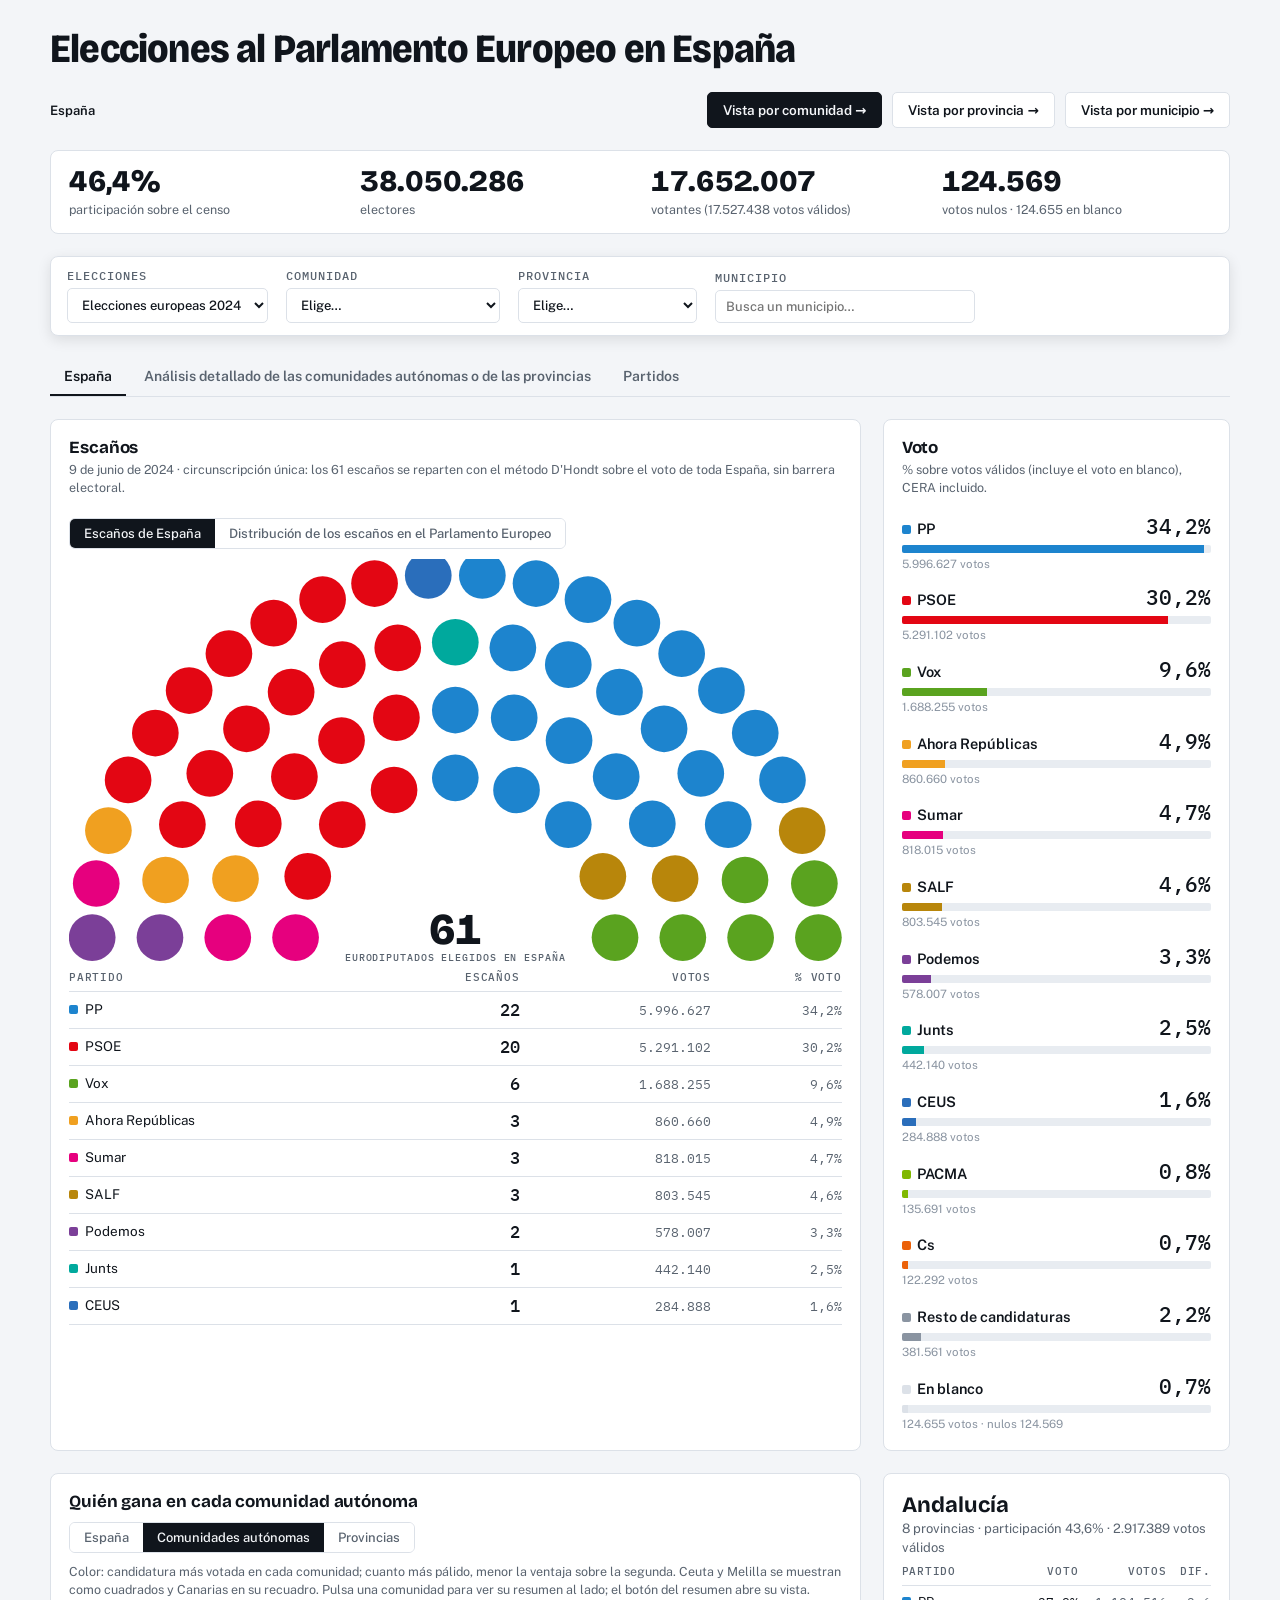
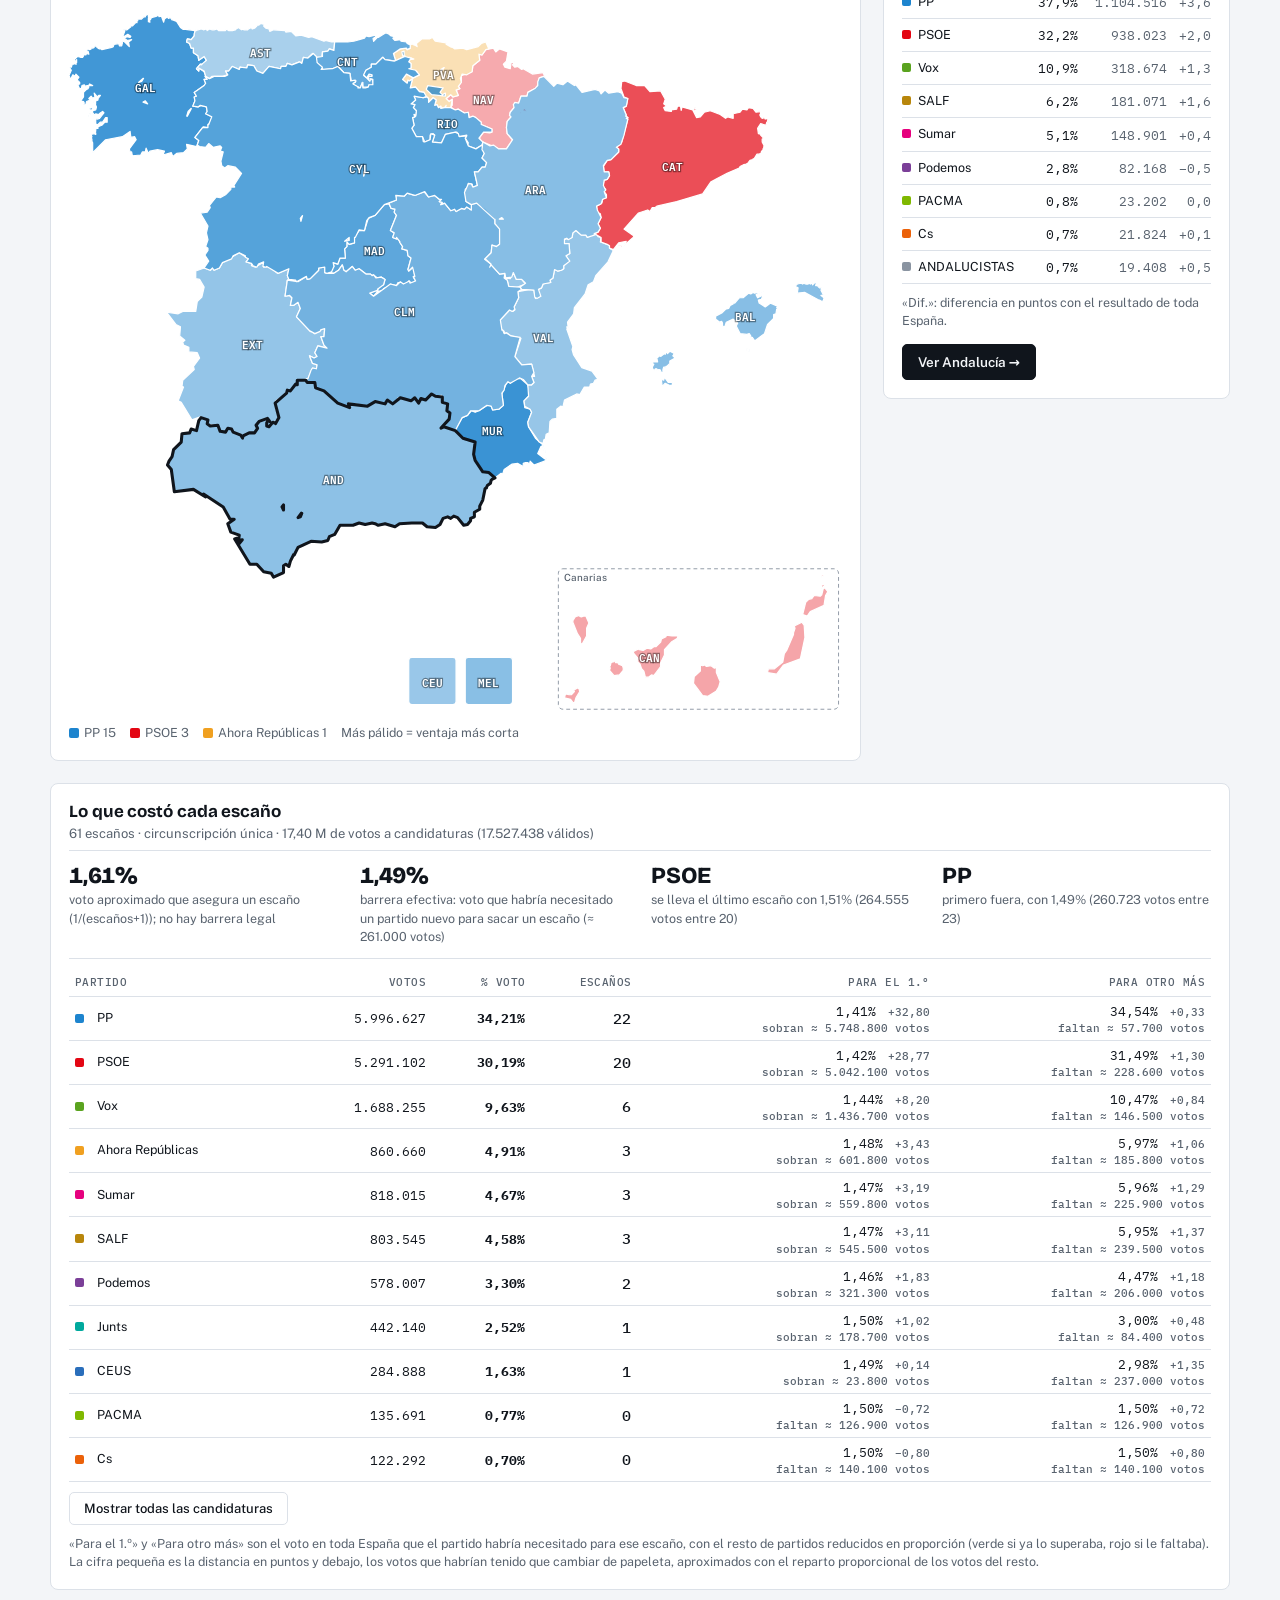
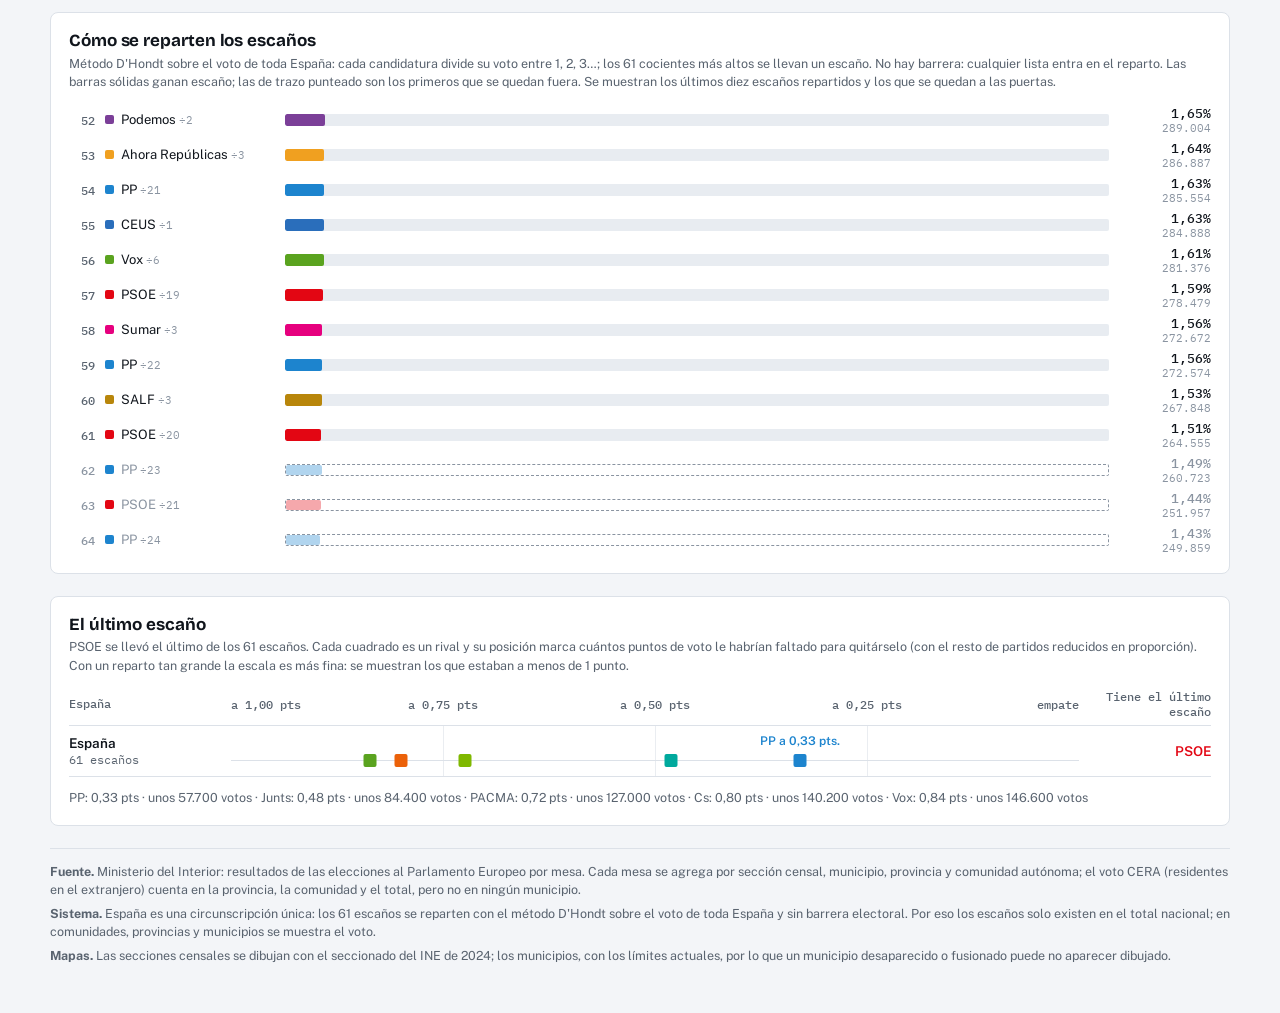
<file: index.html>
<!doctype html>
<html lang="es">
<head>
<meta charset="utf-8">
<meta name="viewport" content="width=device-width,initial-scale=1,viewport-fit=cover">
<meta name="description" content="Resultados finales de las elecciones al Parlamento Europeo en España por comunidad autónoma, provincia, municipio y sección censal.">
<title>Elecciones europeas en España</title>
<link rel="stylesheet" href="https://fonts.googleapis.com/css2?family=Bricolage+Grotesque:opsz,wght@12..96,600;12..96,800&family=Public+Sans:wght@400;500;600&family=IBM+Plex+Mono:wght@400;500&display=swap">
<link rel="stylesheet" href="css/style.css">
</head>
<body>
<div class="wrap">
  <h1 class="sitetitle"><a href="index.html">Elecciones al Parlamento Europeo en España</a></h1>
  <div class="topbar">
    <nav class="crumbs" id="crumbs" aria-label="Migas de pan"><span class="cur">España</span></nav>
    <div class="navbtns">
      <a class="btnlk" id="bCc" href="ccaa.html">Vista por comunidad →</a>
      <a class="btnlk ghost" id="bProv" href="provincia.html">Vista por provincia →</a>
      <a class="btnlk ghost" id="bMun" href="municipio.html">Vista por municipio →</a>
    </div>
  </div>
  <section class="card" id="part"><div class="kpis k4" id="partk"></div></section>
  <div id="bar"></div>
<nav class="tabs" role="tablist" aria-label="Secciones"><button type="button" role="tab" id="tab-esp" aria-controls="p-esp" aria-selected="true">España</button><button type="button" role="tab" id="tab-det" aria-controls="p-det" aria-selected="false" tabindex="-1">Análisis detallado de las comunidades autónomas o de las provincias</button><button type="button" role="tab" id="tab-par" aria-controls="p-par" aria-selected="false" tabindex="-1">Partidos</button></nav>
  <div class="panel" id="p-esp" role="tabpanel" aria-labelledby="tab-esp">
  <div class="cols vt">
    <section class="card">
      <h2>Escaños</h2>
      <p class="note" id="seatn"></p>
      <div class="seg2" role="group" aria-label="Vista de escaños"><button type="button" data-sv="es" aria-pressed="true">Escaños de España</button><button type="button" data-sv="ep" aria-pressed="false">Distribución de los escaños en el Parlamento Europeo</button></div>
      <div class="seg2" id="laySeg" role="group" aria-label="Disposición de los escaños españoles" hidden><button type="button" data-lay="blk" aria-pressed="true">Agrupados</button><button type="button" data-lay="lin" aria-pressed="false">En línea</button></div>
      <div class="hemi"><svg id="hemi" viewBox="0 0 400 210" role="img" aria-label="Hemiciclo de escaños"></svg><div class="mid"><div class="n" id="hemin"></div><div class="lbl" id="hemil"></div></div></div>
      <div class="tw" id="hleg" hidden></div>
      <table class="tbl" id="tbl"><thead><tr><th>Partido</th><th>Escaños</th><th>Votos</th><th>% voto</th></tr></thead><tbody></tbody></table>
    </section>
    <section class="card">
      <h2>Voto</h2>
      <p class="note">% sobre votos válidos (incluye el voto en blanco), CERA incluido.</p>
      <div class="rows" id="votes"></div>
    </section>
  </div>

  <div class="mapwrap bigmap">
    <section class="card">
      <h2 id="mapt">Quién gana en cada comunidad autónoma</h2>
      <div class="seg2" role="group" aria-label="Nivel del mapa"><button type="button" data-lv="esp" aria-pressed="false">España</button><button type="button" data-lv="cc" aria-pressed="true">Comunidades autónomas</button><button type="button" data-lv="prov" aria-pressed="false">Provincias</button></div>
      <p class="note" id="mapn"></p>
      <div id="tiles"></div><div class="leg" id="mleg"></div>
    </section>
    <section class="card pd" id="sd"></section>
  </div>

  <section class="card pd" id="pd"></section>

  <section class="card" id="dhc"></section>

  <section class="card">
    <h2>El último escaño</h2>
    <p class="note" id="lsn"></p>
    <div class="ls" id="ls"></div>
  </section>

  </div>
  <div class="panel" id="p-det" role="tabpanel" aria-labelledby="tab-det" hidden>
  <section class="card" id="pbcard"></section>
  <section class="card">
    <h2 id="rtt">Resultados por comunidad autónoma</h2>
    <div class="seg2" role="group" aria-label="Nivel de la tabla"><button type="button" data-rt="cc" aria-pressed="true">Comunidades autónomas</button><button type="button" data-rt="prov" aria-pressed="false">Provincias</button></div>
    <p class="note">Pulsa una fila para abrir su vista. Ordena con las cabeceras.</p>
    <div class="tw tall"><table class="pt mt mun" id="rtab"></table></div>
  </section>

  </div>
  <div class="panel" id="p-par" role="tabpanel" aria-labelledby="tab-par" hidden></div>

  <div class="notes" id="notes"></div>
</div>
<div class="tt" id="tt"></div>
<script src="js/lib.js" charset="utf-8"></script>
<script>
let MAP, CCM, A, LV = 'cc', SELC = DEF_CC, SELP = DEF_PROV, ALL = false, RT = 'cc', SORT = { k: 'censo', d: -1 }, PBS, PBM = 'cc';
const NATU = () => ({ v: G.nat.v, bl: G.nat.bl, s: G.seats });
const EUSEQ = ['PTE', 'IU', 'PODEMOS', 'SUMAR', 'IP', 'HB', 'II', 'LPD', 'AHORA', 'ERC', 'PEP', 'BNG', 'PRIMAVERA', 'COMPROMIS', 'VERDES', 'PSOE', 'PA', 'GALEUSCA', 'CN', 'CEU', 'PNVUE', 'CIU', 'JUNTS', 'CE', 'CDS', 'UPYD', 'CS', 'RM', 'PDP', 'PP', 'SALF', 'VOX', 'FN'];
const keyOrder = k => { const j = EUSEQ.indexOf(k); return j < 0 ? EUSEQ.indexOf('PSOE') + 0.5 : j };
const rv = (x, to) => Math.round(x / to) * to;
function partic() {
  const n = G.nat, vc = n.v.reduce((a, b) => a + b, 0), vt = vc + n.bl + n.nu;
  $('#partk').innerHTML = `<div><b>${fmt(vt / n.censo)}</b><span>participación sobre el censo</span></div><div><b>${nf(n.censo)}</b><span>electores</span></div><div><b>${nf(vt)}</b><span>votantes (${nf(vc + n.bl)} votos válidos)</span></div><div><b>${nf(n.nu)}</b><span>votos nulos · ${nf(n.bl)} en blanco</span></div>`;
}
function votes() { voteBars('#votes', G.nat.v, G.nat.bl, G.nat.nu, G.nat.censo, 11) }
/* ---- hemiciclo: filas elegidas para que la separación entre escaños sea homogénea; escaños ordenados por ángulo ---- */
/* Grupos del Parlamento Europeo en la sesión constitutiva (1987: composición de la legislatura 1984-89 al final, ya con España),
   de izquierda a derecha, y reparto de los eurodiputados españoles por grupo. Fuentes: results.elections.europa.eu (sesión constitutiva) y Wikipedia. */
const GC = { left: '#8e1b2b', red2: '#b5122f', green: '#3f9b46', reg: '#7b4fa0', soc: '#e3001b', lib: '#e6b800', epp: '#2f7fd6', cons: '#1b3f8b', nat: '#3b4a6b', far: '#4a3b2a', eur: '#2aa6a6', ni: '#8a8a8a' };
const EPG = {
  1987: { t: 'Legislatura 1984-1989 al final del mandato, con España y Portugal', g: [['COM', 'Comunistas (COM)', 48, GC.left], ['ARC', 'Arcoíris (ARC)', 20, GC.reg], ['SOC', 'Socialistas (SOC)', 166, GC.soc], ['LDR', 'Liberales (LDR)', 46, GC.lib], ['EPP', 'Partido Popular Europeo (PPE)', 112, GC.epp], ['ED', 'Demócratas Europeos (ED)', 66, GC.cons], ['RDE', 'Alianza Demócrata Europea (RDE)', 30, GC.nat], ['DR', 'Derecha Europea (DR)', 16, GC.far], ['NI', 'No inscritos', 14, GC.ni]],
    es: { PSOE: { SOC: 28 }, PP: { ED: 17 }, CDS: { NI: 7 }, HB: { NI: 1 }, IU: { COM: 3 }, CIU: { LDR: 2, EPP: 1 }, PEP: { ARC: 1 } } },
  1989: { t: 'Sesión constitutiva, julio de 1989', g: [['CG', 'Izquierda Unitaria (CG)', 14, GC.red2], ['GUE', 'Izquierda Unitaria Europea (GUE)', 28, GC.left], ['V', 'Verdes (V)', 30, GC.green], ['ARC', 'Arcoíris (ARC)', 13, GC.reg], ['SOC', 'Socialistas (SOC)', 180, GC.soc], ['LDR', 'Liberales (LDR)', 49, GC.lib], ['EPP', 'Partido Popular Europeo (PPE)', 121, GC.epp], ['ED', 'Demócratas Europeos (ED)', 34, GC.cons], ['RDE', 'Alianza Demócrata Europea (RDE)', 20, GC.nat], ['DR', 'Derecha Europea (DR)', 17, GC.far], ['NI', 'No inscritos', 12, GC.ni]],
    es: { PSOE: { SOC: 27 }, PP: { EPP: 15 }, CIU: { EPP: 1, LDR: 1 }, CDS: { LDR: 5 }, IU: { GUE: 4 }, PEP: { ARC: 1 }, PA: { ARC: 1 }, IP: { V: 1 }, RM: { NI: 2 }, HB: { NI: 1 }, CN: { NI: 1 } } },
  1994: { t: 'Sesión constitutiva, julio de 1994', g: [['GUE', 'Izquierda Unitaria Europea (GUE)', 28, GC.left], ['V', 'Verdes (V)', 23, GC.green], ['ARE', 'Alianza Radical Europea (ARE)', 19, GC.reg], ['PSE', 'Socialistas (PSE)', 198, GC.soc], ['ELDR', 'Liberales (ELDR)', 43, GC.lib], ['PPE', 'Partido Popular Europeo (PPE)', 157, GC.epp], ['FE', 'Forza Europa (FE)', 27, GC.cons], ['RDE', 'Alianza Democrática Europea (RDE)', 26, GC.nat], ['EN', 'Europa de las Naciones (EN)', 19, GC.eur], ['NI', 'No inscritos', 27, GC.ni]],
    es: { PP: { PPE: 28 }, PSOE: { PSE: 22 }, IU: { GUE: 9 }, CIU: { PPE: 1, ELDR: 2 }, CN: { PPE: 1, ARE: 1 } } },
  1999: { t: 'Sesión constitutiva, julio de 1999', g: [['GUE', 'Izquierda Unitaria (GUE/NGL)', 42, GC.left], ['VE', 'Verdes/ALE', 48, GC.green], ['PSE', 'Socialistas (PSE)', 180, GC.soc], ['ELDR', 'Liberales (ELDR)', 50, GC.lib], ['PPE', 'PPE-DE', 233, GC.epp], ['UEN', 'Unión por la Europa de las Naciones (UEN)', 31, GC.nat], ['EDD', 'Europa de las Democracias y las Diferencias (EDD)', 16, GC.eur], ['TGI', 'Grupo Técnico de Independientes (TGI)', 18, GC.far], ['NI', 'No inscritos', 8, GC.ni]],
    es: { PP: { PPE: 27 }, CIU: { PPE: 1, ELDR: 2 }, PSOE: { PSE: 24 }, CE: { VE: 1, ELDR: 1 }, CN: { VE: 2 }, BNG: { VE: 1 }, IU: { GUE: 4 }, HB: { NI: 1 } } },
  2004: { t: 'Sesión constitutiva, julio de 2004', g: [['GUE', 'Izquierda Unitaria (GUE/NGL)', 41, GC.left], ['VE', 'Verdes/ALE', 42, GC.green], ['PSE', 'Socialistas (PSE)', 200, GC.soc], ['ALDE', 'Liberales y Demócratas (ALDE)', 88, GC.lib], ['PPE', 'PPE-DE', 268, GC.epp], ['UEN', 'Unión por la Europa de las Naciones (UEN)', 27, GC.nat], ['IND', 'Independencia/Democracia (IND/DEM)', 37, GC.eur], ['NI', 'No inscritos', 29, GC.ni]],
    es: { PP: { PPE: 24 }, PSOE: { PSE: 24, VE: 1 }, GALEUSCA: { ALDE: 2 }, IU: { VE: 1, GUE: 1 }, PEP: { VE: 1 } } },
  2009: { t: 'Sesión constitutiva, julio de 2009 (736 escaños; España tenía entonces 50)', g: [['GUE', 'Izquierda Unitaria (GUE/NGL)', 35, GC.left], ['VE', 'Verdes/ALE', 55, GC.green], ['SD', 'Socialistas y Demócratas (S&D)', 184, GC.soc], ['ALDE', 'Liberales y Demócratas (ALDE)', 84, GC.lib], ['PPE', 'Partido Popular Europeo (PPE)', 265, GC.epp], ['ECR', 'Conservadores y Reformistas (ECR)', 54, GC.cons], ['EFD', 'Europa de la Libertad y la Democracia (EFD)', 32, GC.eur], ['NI', 'No inscritos', 27, GC.ni]],
    es: { PP: { PPE: 23 }, PSOE: { SD: 21 }, CEU: { ALDE: 2 }, IU: { VE: 1, GUE: 1 }, PEP: { NI: 1 }, UPYD: { NI: 1 } },
    nota: 'En la sesión constitutiva España tenía 50 escaños. Los 4 adicionales del Tratado de Lisboa (2 PSOE, 1 PP, 1 CEU) se incorporaron en diciembre de 2011 y no se muestran aquí.' },
  2014: { t: 'Sesión constitutiva, julio de 2014', g: [['GUE', 'Izquierda Unitaria (GUE/NGL)', 52, GC.left], ['VE', 'Verdes/ALE', 50, GC.green], ['SD', 'Socialistas y Demócratas (S&D)', 191, GC.soc], ['ALDE', 'Liberales y Demócratas (ALDE)', 67, GC.lib], ['PPE', 'Partido Popular Europeo (PPE)', 221, GC.epp], ['ECR', 'Conservadores y Reformistas (ECR)', 70, GC.cons], ['EFDD', 'Europa de la Libertad y la Democracia Directa (EFDD)', 48, GC.eur], ['NI', 'No inscritos', 52, GC.ni]],
    es: { PP: { PPE: 16 }, CEU: { PPE: 1, ALDE: 2 }, PSOE: { SD: 14 }, IU: { GUE: 5, VE: 1 }, PODEMOS: { GUE: 5 }, LPD: { GUE: 1 }, UPYD: { ALDE: 4 }, CS: { ALDE: 2 }, PRIMAVERA: { VE: 1 }, ERC: { VE: 2 } } },
  2019: { t: 'Sesión constitutiva, julio de 2019', g: [['GUE', 'Izquierda Unitaria (GUE/NGL)', 41, GC.left], ['VE', 'Verdes/ALE', 74, GC.green], ['SD', 'Socialistas y Demócratas (S&D)', 154, GC.soc], ['RE', 'Renew Europe', 108, GC.lib], ['PPE', 'Partido Popular Europeo (PPE)', 182, GC.epp], ['ECR', 'Conservadores y Reformistas (ECR)', 62, GC.cons], ['ID', 'Identidad y Democracia (ID)', 73, GC.far], ['NI', 'No inscritos', 57, GC.ni]],
    es: { PSOE: { SD: 20 }, PP: { PPE: 12 }, CS: { RE: 7 }, CEU: { RE: 1 }, PODEMOS: { GUE: 5, VE: 1 }, AHORA: { GUE: 1, VE: 1, NI: 1 }, VOX: { ECR: 3 }, JUNTS: { NI: 2 } } },
  2024: { t: 'Sesión constitutiva, julio de 2024', g: [['LEFT', 'La Izquierda', 46, GC.left], ['VE', 'Verdes/ALE', 53, GC.green], ['SD', 'Socialistas y Demócratas (S&D)', 136, GC.soc], ['RE', 'Renew Europe', 77, GC.lib], ['PPE', 'Partido Popular Europeo (PPE)', 188, GC.epp], ['ECR', 'Conservadores y Reformistas (ECR)', 78, GC.cons], ['PFE', 'Patriotas por Europa (PfE)', 84, GC.nat], ['ESN', 'Europa de las Naciones Soberanas (ESN)', 25, GC.far], ['NI', 'No inscritos', 33, GC.ni]],
    es: { PP: { PPE: 22 }, PSOE: { SD: 20 }, VOX: { PFE: 6 }, AHORA: { VE: 2, LEFT: 1 }, SUMAR: { VE: 2, LEFT: 1 }, SALF: { NI: 3 }, PODEMOS: { LEFT: 2 }, JUNTS: { NI: 1 }, CEU: { RE: 1 } } },
};
let SV = 'es', LAY = 'blk';
function hemiPos(n, R = 188, k0 = 0.36) {
  const r0 = R * k0; let best = null;
  for (let rows = 1; rows <= 40; rows++) {
    const radii = [...Array(rows)].map((_, k) => rows === 1 ? (r0 + R) / 2 : r0 + (R - r0) * k / (rows - 1)), sr = radii.reduce((a, b) => a + b, 0);
    let cnt = radii.map(r => Math.max(1, Math.round(n * r / sr))); cnt[rows - 1] += n - cnt.reduce((a, b) => a + b, 0);
    if (cnt.some(c => c < 1)) continue;
    const rg = rows === 1 ? R - r0 : (R - r0) / (rows - 1), ag = Math.min(...radii.map((r, k) => cnt[k] > 1 ? Math.PI * r / (cnt[k] - 1) : 2 * r));
    const sc = Math.abs(Math.log(ag / rg)); if (!best || sc < best.sc) best = { sc, radii, cnt, gap: Math.min(ag, rows === 1 ? ag : rg) };
  }
  const p = []; best.radii.forEach((r, k) => { const c = best.cnt[k]; for (let j = 0; j < c; j++) p.push([Math.PI - Math.PI * (c === 1 ? .5 : j / (c - 1)), r]) });
  p.sort((a, b) => b[0] - a[0] || b[1] - a[1]);
  return { p, dot: best.gap * 0.43 };
}
function seatsView() {
  const es = G.nat.es, tot = es.reduce((a, b) => a + b, 0), cx = 200, cy = 196, E = EPG[G.year];
  document.querySelectorAll('[data-sv]').forEach(b => b.setAttribute('aria-pressed', b.dataset.sv === SV));
  $('#laySeg').hidden = SV !== 'ep'; document.querySelectorAll('[data-lay]').forEach(b => b.setAttribute('aria-pressed', b.dataset.lay === LAY));
  const pk = {}; G.parties.forEach((p, i) => pk[p.k] = i);
  const list = [];
  if (SV === 'es') G.parties.map((p, i) => i).filter(i => es[i] > 0).sort((a, b) => keyOrder(G.parties[a].k) - keyOrder(G.parties[b].k)).forEach(i => { for (let n = 0; n < es[i]; n++) list.push({ i, t: G.parties[i].n }) });
  else E.g.forEach(([id, lab, n, col]) => {
    let sp = 0; Object.keys(E.es).sort((a, b) => keyOrder(a) - keyOrder(b)).forEach(k => { const c = E.es[k][id] || 0, i = pk[k]; for (let m = 0; m < c; m++) list.push({ i, g: col, t: `${lab} · ${G.parties[i].n} (España)` }); sp += c });
    for (let m = sp; m < n; m++) list.push({ g: col, t: lab, o: 1 });
  });
  const H = hemiPos(list.length, 188, SV === 'es' ? 0.44 : 0.4), r = H.dot.toFixed(2);
  if (SV === 'ep' && LAY === 'blk') {   // dentro de cada grupo, los escaños españoles forman un bloque compacto en el centro de su cuña
    let k = 0; const P = H.p, out = new Array(P.length);
    E.g.forEach(([id, lab, n]) => {
      const idx = [...Array(n)].map((_, j) => k + j), mine = list.slice(k, k + n), spn = mine.filter(d => !d.o);
      const xy = j => [P[j][1] * Math.cos(P[j][0]), P[j][1] * Math.sin(P[j][0])], mx = idx.reduce((a, j) => a + xy(j)[0], 0) / n, my = idx.reduce((a, j) => a + xy(j)[1], 0) / n;
      const near = idx.slice().sort((a, b) => Math.hypot(xy(a)[0] - mx, xy(a)[1] - my) - Math.hypot(xy(b)[0] - mx, xy(b)[1] - my)).slice(0, spn.length).sort((a, b) => P[b][0] - P[a][0] || P[b][1] - P[a][1]);
      const ns = new Set(near); near.forEach((j, m) => out[j] = spn[m]); let g = 0; const grey = mine.filter(d => d.o); idx.forEach(j => { if (!ns.has(j)) out[j] = grey[g++] }); k += n;
    });
    list.splice(0, list.length, ...out);
  }
  $('#hemi').innerHTML = H.p.map((q, n) => { const d = list[n], x = (cx + q[1] * Math.cos(q[0])).toFixed(1), y = (cy - q[1] * Math.sin(q[0])).toFixed(1);
    return d.o ? `<circle cx="${x}" cy="${y}" r="${r}" fill="${d.g}" fill-opacity=".26"><title>${esc(d.t)}</title></circle>` : `<circle cx="${x}" cy="${y}" r="${r}" fill="${pcol(d.i)}"${SV === 'ep' ? ` stroke="${d.g}" stroke-width="${(H.dot * 0.35).toFixed(2)}"` : ''}><title>${esc(d.t)}</title></circle>` }).join('');
  if (SV === 'es') {
    $('#seatn').textContent = `${G.date} · circunscripción única: los ${tot} escaños se reparten con el método D'Hondt sobre el voto de toda España, sin barrera electoral.`;
    $('#hemin').textContent = tot; $('#hemil').textContent = 'eurodiputados elegidos en España'; $('#hleg').hidden = true;
  } else {
    const espT = E.g.reduce((a, g) => a + Object.values(E.es).reduce((b, x) => b + (x[g[0]] || 0), 0), 0), all = list.length;
    $('#seatn').textContent = `${E.t}. Grupos políticos de izquierda a derecha; los escaños de cada grupo en tono claro y, ${LAY === 'blk' ? 'en el centro de cada grupo' : 'al principio de cada grupo, en línea'}, los eurodiputados españoles con el color de su partido (con borde del color del grupo). Un mismo partido puede repartir sus diputados entre varios grupos.${E.nota ? ' ' + E.nota : ''}`;
    $('#hemin').textContent = nf(all); $('#hemil').textContent = `escaños · España ${espT} (${fmt(espT / all)})`;
    $('#hleg').hidden = false;
    $('#hleg').innerHTML = `<table class="tbl" style="margin-top:6px"><thead><tr><th>Grupo europeo</th><th>Escaños</th><th>De España</th><th>Partidos españoles</th></tr></thead><tbody>${E.g.map(([id, lab, n, col]) => { const sp = Object.keys(E.es).filter(k => E.es[k][id]).sort((a, b) => E.es[b][id] - E.es[a][id]);
      return `<tr><td><span class="sw" style="background:${col}"></span>${esc(lab)}</td><td class="s">${n}</td><td class="s">${sp.reduce((a, k) => a + E.es[k][id], 0) || '–'}</td><td>${sp.map(k => `${swatch(pk[k])}${esc(G.parties[pk[k]].n)} ${E.es[k][id]}`).join(' · ')}</td></tr>` }).join('')}</tbody></table>`;
  }
  const valid = G.nat.v.reduce((a, b) => a + b, 0) + G.nat.bl;
  $('#tbl').hidden = SV === 'ep';
  $('#tbl tbody').innerHTML = G.parties.map((x, i) => i).filter(i => es[i] > 0).sort((a, b) => es[b] - es[a] || G.nat.v[b] - G.nat.v[a])
    .map(i => `<tr><td>${swatch(i)}${esc(G.parties[i].n)}</td><td class="s">${es[i]}</td><td class="r">${nf(G.nat.v[i])}</td><td class="r">${fmt(G.nat.v[i] / valid)}</td></tr>`).join('');
}
/* ---- ficha nacional: lo que costó cada escaño ---- */
function detail() {
  const seats = G.seats, row = A.row, valid = A.valid, eff = effThreshold(row, seats), lastW = A.lastW, firstO = A.firstO;
  let ks = A.order.filter(i => A.es[i] > 0 || row[i] >= 0.005); if (ALL) ks = A.order;
  const vot = d => { const v = Math.abs(d) * valid; return nf(v >= 10000 ? rv(v, 100) : rv(v, 10)) };
  const rowsH = ks.map(i => {
    const n1 = needShare(row, i, seats, 1), c = A.es[i], nx = c + 1 <= seats ? needShare(row, i, seats, c + 1) : null;
    const d1 = n1 === null ? null : row[i] - n1, dn = nx === null ? null : nx - row[i];
    const c1 = n1 === null ? '–' : `${fmt(n1, 2)} <small class="${d1 >= 0 ? 'gd' : 'bd'}">${d1 >= 0 ? '+' : '−'}${nf(Math.abs(d1) * 100, 2)}</small><span class="v2">${d1 >= 0 ? `sobran ≈ ${vot(d1)} votos` : `faltan ≈ ${vot(d1)} votos`}</span>`;
    const c2 = nx === null ? '–' : `${fmt(nx, 2)} <small class="bd">+${nf(dn * 100, 2)}</small><span class="v2">faltan ≈ ${vot(dn)} votos</span>`;
    return `<tr><td><span class="wn">${swatch(i)}${esc(G.parties[i].n)}</span></td><td class="num">${nf(G.nat.v[i])}</td><td class="num"><b>${fmt(row[i], 2)}</b></td><td class="num s2">${c}</td><td class="num need" title="Voto que habría necesitado para el primer escaño, con el resto de partidos reducidos en proporción">${c1}</td><td class="num need" title="Voto que habría necesitado para un escaño más">${c2}</td></tr>`;
  }).join('');
  $('#pd').innerHTML = `<h2>Lo que costó cada escaño</h2><div class="meta">${seats} escaños · circunscripción única · ${nf((valid - G.nat.bl) / 1e6, 2)} M de votos a candidaturas (${nf(valid)} válidos)</div>
  <div class="kpis k4"><div><b>${fmt(1 / (seats + 1), 2)}</b><span>voto aproximado que asegura un escaño (1/(escaños+1)); no hay barrera legal</span></div>
  <div><b>${eff === null ? '–' : fmt(eff, 2)}</b><span>barrera efectiva: voto que habría necesitado un partido nuevo para sacar un escaño${eff === null ? '' : ` (≈ ${nf(rv(eff * valid, 1000))} votos)`}</span></div>
  <div><b>${lastW ? esc(G.parties[lastW.k].n) : '–'}</b><span>se lleva el último escaño${lastW ? ` con ${fmt(lastW.q, 2)} (${nf(Math.round(lastW.q * valid))} votos entre ${lastW.d})` : ''}</span></div>
  <div><b>${firstO ? esc(G.parties[firstO.k].n) : '–'}</b><span>primero fuera${firstO ? `, con ${fmt(firstO.q, 2)} (${nf(Math.round(firstO.q * valid))} votos entre ${firstO.d})` : ''}</span></div></div>
  <div class="tw"><table class="pt mt prt vt"><thead><tr><th>Partido</th><th>Votos</th><th>% voto</th><th>Escaños</th><th>Para el 1.º</th><th>Para otro más</th></tr></thead><tbody>${rowsH}</tbody></table></div>
  <p style="margin:10px 0 0"><button type="button" class="ghost" id="allp">${ALL ? 'Mostrar solo los principales' : 'Mostrar todas las candidaturas'}</button></p>
  <p class="note" style="margin:10px 0 0">«Para el 1.º» y «Para otro más» son el voto en toda España que el partido habría necesitado para ese escaño, con el resto de partidos reducidos en proporción (verde si ya lo superaba, rojo si le faltaba). La cifra pequeña es la distancia en puntos y debajo, los votos que habrían tenido que cambiar de papeleta, aproximados con el reparto proporcional de los votos del resto.</p>`;
  const qmax = A.q[0].q, qshow = A.q.filter(x => x.n > seats - 10);
  $('#dhc').innerHTML = `<h2>Cómo se reparten los escaños</h2>
  <p class="note">Método D'Hondt sobre el voto de toda España: cada candidatura divide su voto entre 1, 2, 3…; los ${seats} cocientes más altos se llevan un escaño. No hay barrera: cualquier lista entra en el reparto. Las barras sólidas ganan escaño; las de trazo punteado son los primeros que se quedan fuera. Se muestran los últimos diez escaños repartidos y los que se quedan a las puertas.</p>
  <div class="qs">${qshow.map(x => `<div class="qr ${x.won ? 'won' : 'out'}"><span class="qn">${x.n}</span><span class="qp">${swatch(x.k)}${esc(G.parties[x.k].n)} <small>÷${x.d}</small></span><span class="qb"><i style="width:${x.q / qmax * 100}%;background:${pcol(x.k)}"></i></span><span class="qv">${fmt(x.q, 2)}<small>${nf(Math.round(x.q * valid))}</small></span></div>`).join('')}</div>`;
  $('#allp').onclick = () => { ALL = !ALL; detail() };
}
function lastSeat() {
  const seats = G.seats, row = A.row, valid = A.valid, MAXG = 1, fm = x => x.toFixed(2).replace('.', ',');
  const h = A.lastW.k, gaps = [];
  A.order.filter(i => i !== h).slice(0, 14).forEach(i => { const nd = needShare(row, i, seats, A.es[i] + 1); if (nd !== null) gaps.push([i, (nd - row[i]) * 100, (nd - row[i]) * valid]) });
  gaps.sort((a, b) => a[1] - b[1]);
  $('#lsn').textContent = `${G.parties[h].n} se llevó el último de los ${seats} escaños. Cada cuadrado es un rival y su posición marca cuántos puntos de voto le habrían faltado para quitárselo (con el resto de partidos reducidos en proporción). Con un reparto tan grande la escala es más fina: se muestran los que estaban a menos de ${MAXG} punto.`;
  const near = gaps.filter(g => g[1] <= MAXG).slice(0, 5), x = g => (1 - Math.min(g, MAXG) / MAXG) * 100;
  const ticks = [1, .75, .5, .25, 0].map((v, k) => `<span class="${k % 2 ? 'o' : ''}" style="left:${(1 - v / MAXG) * 100}%">${v === 0 ? 'empate' : 'a ' + nf(v, 2) + ' pts'}</span>`).join('');
  let s = `<div class="ax"><span>España</span><div class="tk">${ticks}</div><span class="hh">Tiene el último escaño</span></div>`;
  if (!near.length) s += `<p class="note" style="margin:12px 0 0">Ningún rival estaba a menos de ${MAXG} punto. El más cercano era ${gaps.length ? `${esc(G.parties[gaps[0][0]].n)}, a ${fm(gaps[0][1])} puntos (unos ${nf(Math.ceil(gaps[0][2] / 100) * 100)} votos)` : '—'}.</p>`;
  else {
    const g0 = near[0], pos = x(g0[1]), al = pos > 70 ? `right:${100 - pos}%;text-align:right` : `left:${pos}%;transform:translateX(-50%)`;
    s += `<div class="row static"><span class="nm"><b>España</b><small>${seats} escaños</small></span><span class="tr">${[.25, .5, .75].map(v => `<span class="g" style="left:${x(v)}%"></span>`).join('')}${near.slice().reverse().map(g => `<span class="sq" style="left:${x(g[1])}%;background:${pcol(g[0])}" title="${esc(G.parties[g[0]].n)} a ${fm(g[1])} pts."></span>`).join('')}<span class="lb" style="color:${pcol(g0[0])};${al}">${esc(G.parties[g0[0]].n.toUpperCase())} a ${fm(g0[1])} pts.</span></span><span class="hd" style="color:${pcol(h)}">${esc(G.parties[h].n)}</span></div>`;
    s += `<p class="note" style="margin:12px 0 0">${near.map(g => `${esc(G.parties[g[0]].n)}: ${fm(g[1])} pts · unos ${nf(Math.ceil(g[2] / 100) * 100)} votos`).join(' · ')}</p>`;
  }
  $('#ls').innerHTML = s;
}
/* ---- mapa en tres niveles ---- */
const unitOf = (lv, id) => lv === 'cc' ? G.cc[G.ci[id]] : lv === 'prov' ? G.prov[G.pi[id]] : G.nat;
function tiles() {
  document.querySelectorAll('[data-lv]').forEach(b => b.setAttribute('aria-pressed', b.dataset.lv === LV));
  $('#mapt').textContent = { esp: 'Quién gana en España', cc: 'Quién gana en cada comunidad autónoma', prov: 'Quién gana en cada provincia' }[LV];
  $('#mapn').textContent = (LV === 'esp' ? 'Color: candidatura más votada en el conjunto de España; el tono refleja su ventaja sobre la segunda.' : `Color: candidatura más votada en cada ${LV === 'cc' ? 'comunidad' : 'provincia'}; cuanto más pálido, menor la ventaja sobre la segunda. Ceuta y Melilla se muestran como cuadrados y Canarias en su recuadro. Pulsa ${LV === 'cc' ? 'una comunidad' : 'una provincia'} para ver su resumen al lado; el botón del resumen abre su vista.`);
  const sel = LV === 'cc' ? SELC : LV === 'prov' ? SELP : 'ES';
  drawNatMap('#tiles', MAP, CCM, { mode: LV, sel, pick: id => { if (LV === 'esp') return; if (LV === 'cc') SELC = id; else SELP = id; tiles(); side() },
    style: id => { const u = unitOf(LV, id), w = winOf(u.v, u.bl); return w ? shade(w.w, w.m, 0.22) : 'fill:var(--track)' },
    title: id => { const u = unitOf(LV, id), w = winOf(u.v, u.bl); return `${LV === 'esp' ? 'España' : u.n} · ${w ? G.parties[w.w].n + ' ' + fmt(w.sh) + ' · ventaja ' + nf(w.m * 100, 1) + ' pts' : 'sin datos'}` } });
  const units = LV === 'cc' ? G.cc : LV === 'prov' ? G.prov : [G.nat], used = new Set(units.map(u => winOf(u.v, u.bl)).filter(Boolean).map(w => w.w));
  const cnt = {}; units.forEach(u => { const w = winOf(u.v, u.bl); if (w) cnt[w.w] = (cnt[w.w] || 0) + 1 });
  $('#mleg').innerHTML = [...used].sort((a, b) => cnt[b] - cnt[a]).map(i => `<span><i style="background:${pcol(i)}"></i>${esc(G.parties[i].n)}${LV === 'esp' ? '' : ' ' + cnt[i]}</span>`).join('') + (LV === 'esp' ? '' : '<span>Más pálido = ventaja más corta</span>');
}
function side() {
  const lv = LV, id = lv === 'cc' ? SELC : lv === 'prov' ? SELP : 'ES', u = unitOf(lv, id), { valid, row } = shares(u.v, u.bl), nr = shares(G.nat.v, G.nat.bl).row;
  const idx = u.v.map((x, i) => i).filter(i => u.v[i] > 0).sort((a, b) => u.v[b] - u.v[a]).slice(0, 9), vt = valid + u.nu;
  const name = lv === 'esp' ? 'España' : u.n, link = lv === 'cc' ? hCc(id) : lv === 'prov' ? hProv(id) : null;
  const meta = lv === 'esp' ? `${G.seats} escaños · ${nf(G.cc.length)} comunidades y ciudades autónomas` : lv === 'cc' ? `${u.provs.length === 1 ? 'Comunidad uniprovincial' : u.provs.length + ' provincias'} · participación ${fmt(vt / u.censo)}` : `${esc(ccName(u.cc))} · participación ${fmt(vt / u.censo)}`;
  $('#sd').innerHTML = `<h3>${esc(name)}</h3><div class="meta">${meta} · ${nf(valid)} votos válidos</div>
  <table class="tbl"><thead><tr><th>Partido</th><th>Voto</th><th>Votos</th>${lv === 'esp' ? '<th>Escaños</th>' : '<th>Dif.</th>'}</tr></thead><tbody>${idx.map(i => { const d = row[i] - nr[i];
    return `<tr><td>${swatch(i)}${esc(G.parties[i].n)}</td><td class="d" style="color:var(--ink)">${fmt(row[i])}</td><td class="d">${nf(u.v[i])}</td>${lv === 'esp' ? `<td class="s">${G.nat.es[i]}</td>` : `<td class="d"><span class="${d >= 0 ? 'gd' : 'bd'}">${pts(d) || '0,0'}</span></td>`}</tr>` }).join('')}</tbody></table>
  ${lv === 'esp' ? '<p class="note" style="margin:10px 0 0">Elige «Comunidades autónomas» o «Provincias» para ver quién gana en cada territorio.</p>' : `<p class="note" style="margin:10px 0 0">«Dif.»: diferencia en puntos con el resultado de toda España.</p>`}
  ${link ? `<p style="margin:14px 0 0"><a class="btnlk" href="${link}">Ver ${lv === 'cc' ? (id === '18' || id === '19' ? 'la ciudad de ' + esc(CCSHORT[id]) : esc(name)) : (AUTONOMAS[id] ? 'la ciudad de ' : 'la provincia de ') + esc(name)} →</a></p>` : ''}`;
  $('#bCc').href = hCc(SELC); $('#bProv').href = hProv(SELP);
}
/* ---- tabla por comunidad o provincia ---- */
function rtable() {
  document.querySelectorAll('[data-rt]').forEach(b => b.setAttribute('aria-pressed', b.dataset.rt === RT));
  $('#rtt').textContent = RT === 'cc' ? 'Resultados por comunidad autónoma' : 'Resultados por provincia';
  const U = RT === 'cc' ? G.cc : G.prov, ps = A.order.filter(i => G.nat.v[i] / A.valid >= 0.01 || G.nat.es[i] > 0);
  const rows = U.map(u => { const vc = u.v.reduce((a, b) => a + b, 0), valid = vc + u.bl, w = winOf(u.v, u.bl), o = { u, id: u.id, name: u.n, censo: u.censo, part: u.censo ? (valid + u.nu) / u.censo : 0, ganador: w ? G.parties[w.w].n : '', sh: w ? w.sh : 0, margen: w ? w.m : 0, w, valid, pbl: valid ? u.bl / valid : 0, cc: RT === 'prov' ? ccName(u.cc) : '' };
    ps.forEach(i => o['p' + i] = valid ? u.v[i] / valid : 0); return o });
  const k = SORT.k in rows[0] ? SORT.k : 'censo'; rows.sort((a, b) => (typeof a[k] === 'string' ? a[k].localeCompare(b[k], 'es') : a[k] - b[k]) * SORT.d);
  const th = (key, lab, cls = '') => `<th data-s="${key}" ${SORT.k === key ? `aria-sort="${SORT.d > 0 ? 'ascending' : 'descending'}"` : ''} class="${cls}">${lab}</th>`;
  const cell = (sh, v) => `<td class="num pc">${fmt(sh)}<small>${nf(v)}</small></td>`;
  $('#rtab').innerHTML = `<thead><tr>${th('name', RT === 'cc' ? 'Comunidad' : 'Provincia', 'stk')}${RT === 'prov' ? th('cc', 'Comunidad') : ''}${th('censo', 'Electores')}${th('part', 'Particip.')}${th('ganador', 'Más votado')}${th('sh', '% ganador')}${th('margen', 'Ventaja')}${ps.map(i => th('p' + i, `<span class="wn">${swatch(i)}${esc(G.parties[i].n)}</span>`)).join('')}${th('pbl', 'En blanco')}</tr></thead><tbody>${rows.map(r => `<tr class="rw" data-id="${r.id}"><td class="stk">${esc(r.name)}</td>${RT === 'prov' ? `<td>${esc(r.cc)}</td>` : ''}<td class="num">${nf(r.censo)}</td><td class="num">${fmt(r.part)}</td><td>${r.w ? `<span class="wn">${swatch(r.w.w)}${esc(r.ganador)}</span>` : '–'}</td><td class="num">${r.w ? fmt(r.sh) : '–'}</td><td class="num">${r.w ? nf(r.margen * 100, 1) + ' pts' : '–'}</td>${ps.map(i => cell(r['p' + i], r.u.v[i])).join('')}${cell(r.pbl, r.u.bl)}</tr>`).join('')}</tbody>`;
  $('#rtab').querySelectorAll('th[data-s]').forEach(t => t.onclick = () => { const kk = t.dataset.s; SORT = { k: kk, d: SORT.k === kk ? -SORT.d : (['name', 'ganador', 'cc'].includes(kk) ? 1 : -1) }; rtable() });
  $('#rtab').querySelectorAll('tr.rw').forEach(t => t.onclick = () => nav(RT === 'cc' ? hCc(t.dataset.id) : hProv(t.dataset.id)));
}
function pblock() {
  const ps = A.order.filter(i => G.nat.v[i] / A.valid >= 0.005 || G.nat.es[i] > 0);
  PBS = PBS || { party: ps[0], ord: 'pct_desc' };
  const cc = PBM === 'cc', units = (cc ? G.cc : G.prov).map(u => ({ key: u.id, name: u.n, censo: u.censo, part: u.censo ? (u.v.reduce((a, b) => a + b, 0) + u.bl + u.nu) / u.censo : 0, v: u.v, bl: u.bl, nu: u.nu }));
  partyBlock($('#pbcard'), { state: PBS, ps, units, parent: { v: G.nat.v, bl: G.nat.bl }, parentName: 'en España',
    modes: [{ id: 'cc', label: 'Por comunidad autónoma' }, { id: 'prov', label: 'Por provincia' }], mode: PBM, onMode: x => { PBM = x; pblock() },
    unitName: cc ? 'Comunidad' : 'Provincia', unitsPl: cc ? 'comunidades' : 'provincias',
    note: 'El número junto al nombre es su número de escaños. Elige un partido, el nivel (comunidades o provincias) y cómo ordenar: la tabla muestra los diez primeros.',
    chipSub: j => nf(G.nat.es[j]) + ' esc.', onRow: id => nav(cc ? hCc(id) : hProv(id)) });
}
function natDraw(lv) {
  return (host, styleOf, textOf, titleOf, pick) => {
    const b = MAP.box, SQ = lv === 'cc' ? { '18': '51', '19': '52' } : { '51': '51', '52': '52' };
    const shapes = lv === 'cc' ? Object.keys(CCM).filter(k => k !== 'ES' && G.ci[k] !== undefined).map(k => [k, CCM[k].d, CCM[k].l]) : Object.keys(MAP.paths).filter(k => !SQ[k]).map(k => [k, MAP.paths[k], MAP.lab[k]]);
    let h = shapes.map(([k, d]) => `<path d="${d}" data-k="${k}" style="${styleOf(k)}"><title>${esc(titleOf(k))}</title></path>`).join('');
    let t = shapes.map(([k, d, l]) => l && textOf ? `<text x="${l[0]}" y="${l[1]}" font-size="17" stroke-width="4">${textOf(k)}</text>` : '').join('');
    Object.keys(SQ).forEach(k => { const q = MAP.sq[SQ[k]]; if (!q) return; const [x, y, z] = q;
      h += `<rect data-k="${k}" x="${x}" y="${y}" width="${z}" height="${z}" rx="4" style="${styleOf(k)}"><title>${esc(titleOf(k))}</title></rect>`; if (textOf) t += `<text x="${x + z / 2}" y="${y + z / 2}" font-size="17" stroke-width="4">${textOf(k)}</text>` });
    host.innerHTML = `<svg class="ptmap pmap" viewBox="0 0 ${MAP.w} ${MAP.h}" role="img" aria-label="Mapa de % de voto">${h}<rect x="${b[0]}" y="${b[1]}" width="${b[2] - b[0]}" height="${b[3] - b[1]}" rx="6" style="fill:none;stroke:var(--faint);stroke-dasharray:5 4;pointer-events:none"/>${t}</svg>`;
    host.querySelectorAll('[data-k]').forEach(p => p.onclick = () => pick(p.dataset.k));
  };
}
let PTS;
function partidos() {
  const ps = A.order.filter(i => G.nat.v[i] / A.valid >= 0.005 || G.nat.es[i] > 0);
  const U = (L, lv) => L.map(u => ({ key: u.id, name: u.n, v: u.v, bl: u.bl, link: lv === 'cc' ? hCc(u.id) : hProv(u.id) }));
  partyTab($('#p-par'), { state: PTS = PTS || undefined, ps, parent: { name: 'España', v: G.nat.v, bl: G.nat.bl, isNat: true }, chipSub: j => nf(G.nat.es[j]) + ' esc.',
    note: 'El número junto al nombre es su número de escaños en España. Elige un partido para ver su porcentaje de voto en cada comunidad o provincia.',
    levels: [{ id: 'cc', label: 'Comunidades autónomas', one: 'Comunidad', pl: 'comunidades', labels: true, units: U(G.cc, 'cc'), draw: natDraw('cc') },
      { id: 'prov', label: 'Provincias', one: 'Provincia', pl: 'provincias', labels: true, units: U(G.prov, 'prov'), draw: natDraw('prov') }] });
}
(async () => {
  try {
    await loadG(); A = analyze(NATU());
    [MAP, CCM] = await Promise.all([jget('mapas/provincias.json'), jget('mapas/ccaa.json')]);
    partic(); votes(); seatsView(); tiles(); side(); detail(); lastSeat(); rtable(); pblock(); partidos();
    document.querySelectorAll('[data-lv]').forEach(b => b.onclick = () => { LV = b.dataset.lv; tiles(); side() });
    document.querySelectorAll('[data-rt]').forEach(b => b.onclick = () => { RT = b.dataset.rt; rtable() });
    document.querySelectorAll('[data-sv]').forEach(b => b.onclick = () => { SV = b.dataset.sv; seatsView() });
    document.querySelectorAll('[data-lay]').forEach(b => b.onclick = () => { LAY = b.dataset.lay; seatsView() });
    mountTabs();
    await mountBar('', null, '');
    $('#bMun').href = hMun(DEF_MUN);
    $('#notes').innerHTML = notesHTML(); document.title = 'Elecciones europeas ' + G.year + ' en España';
  } catch (e) { console.error(e); $('#notes').textContent = 'No se pudieron cargar los datos: ' + e }
})();
</script>
</body>
</html>
</file>
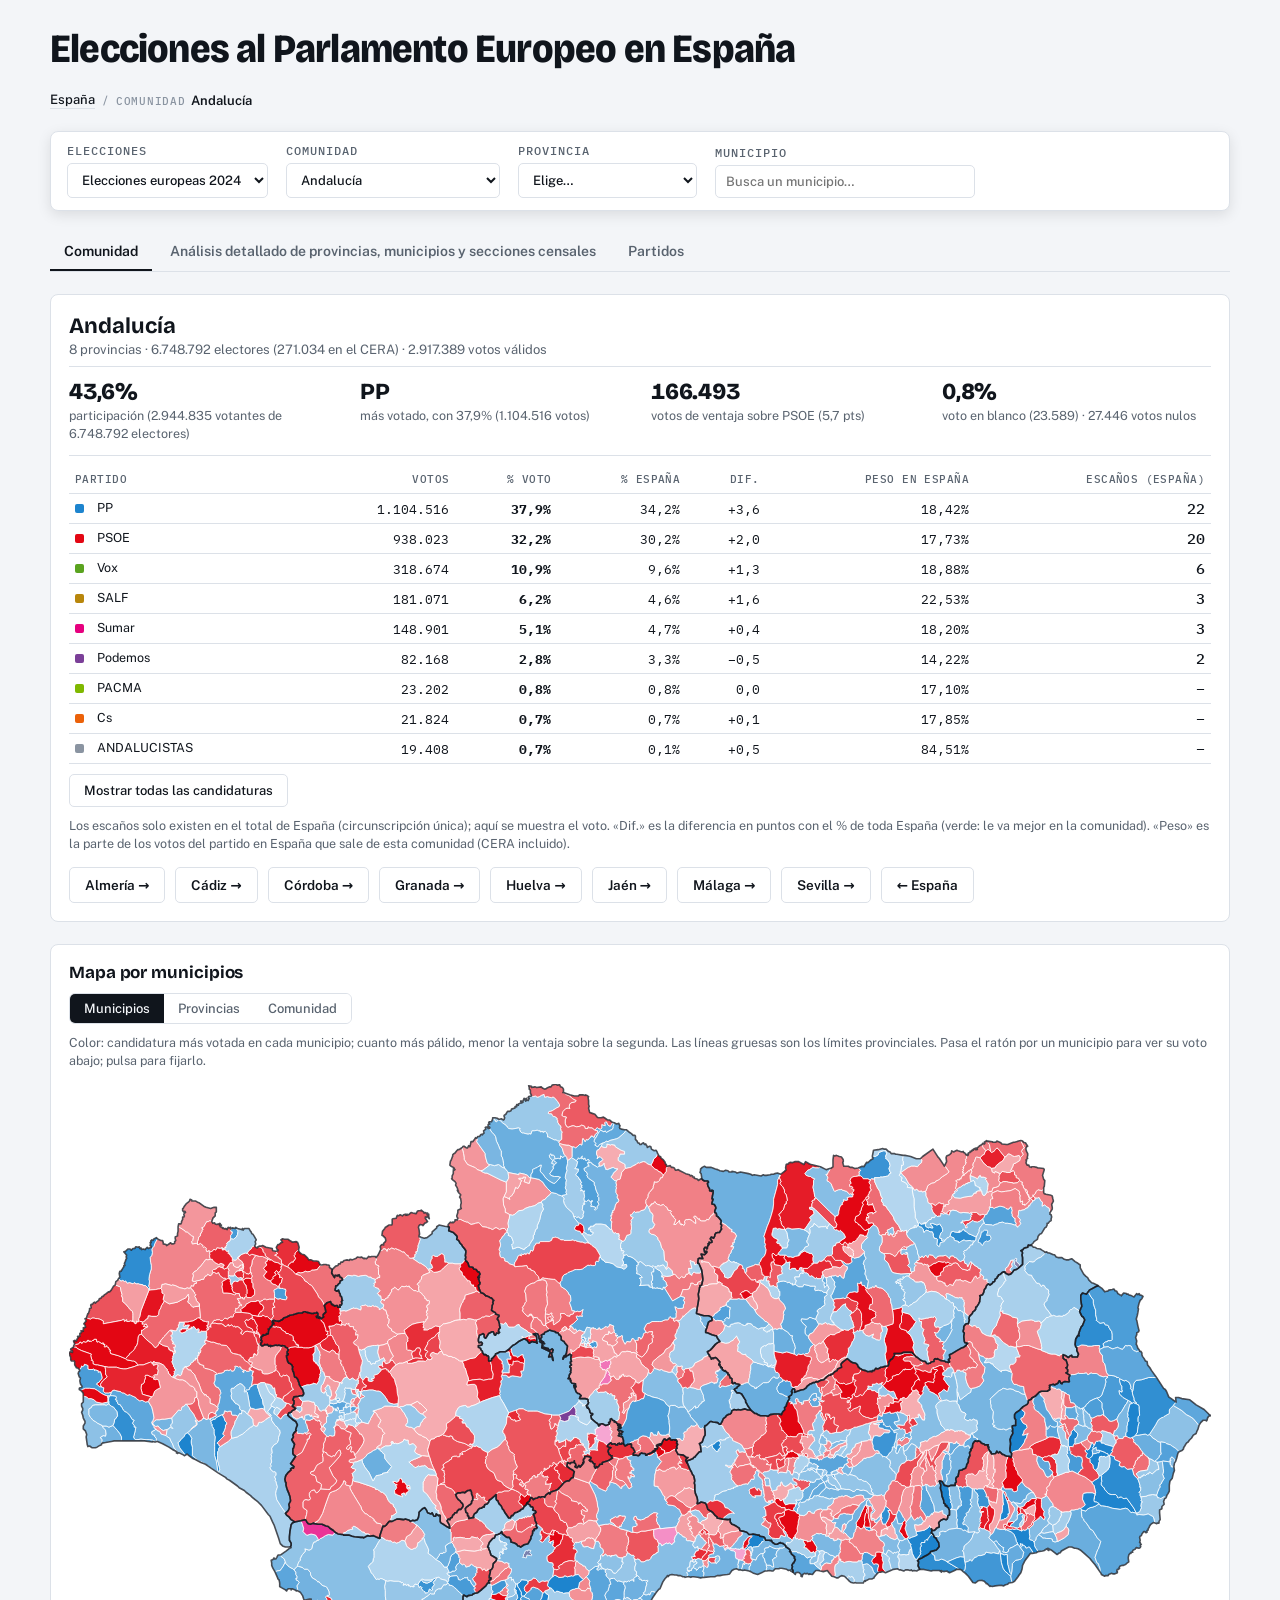
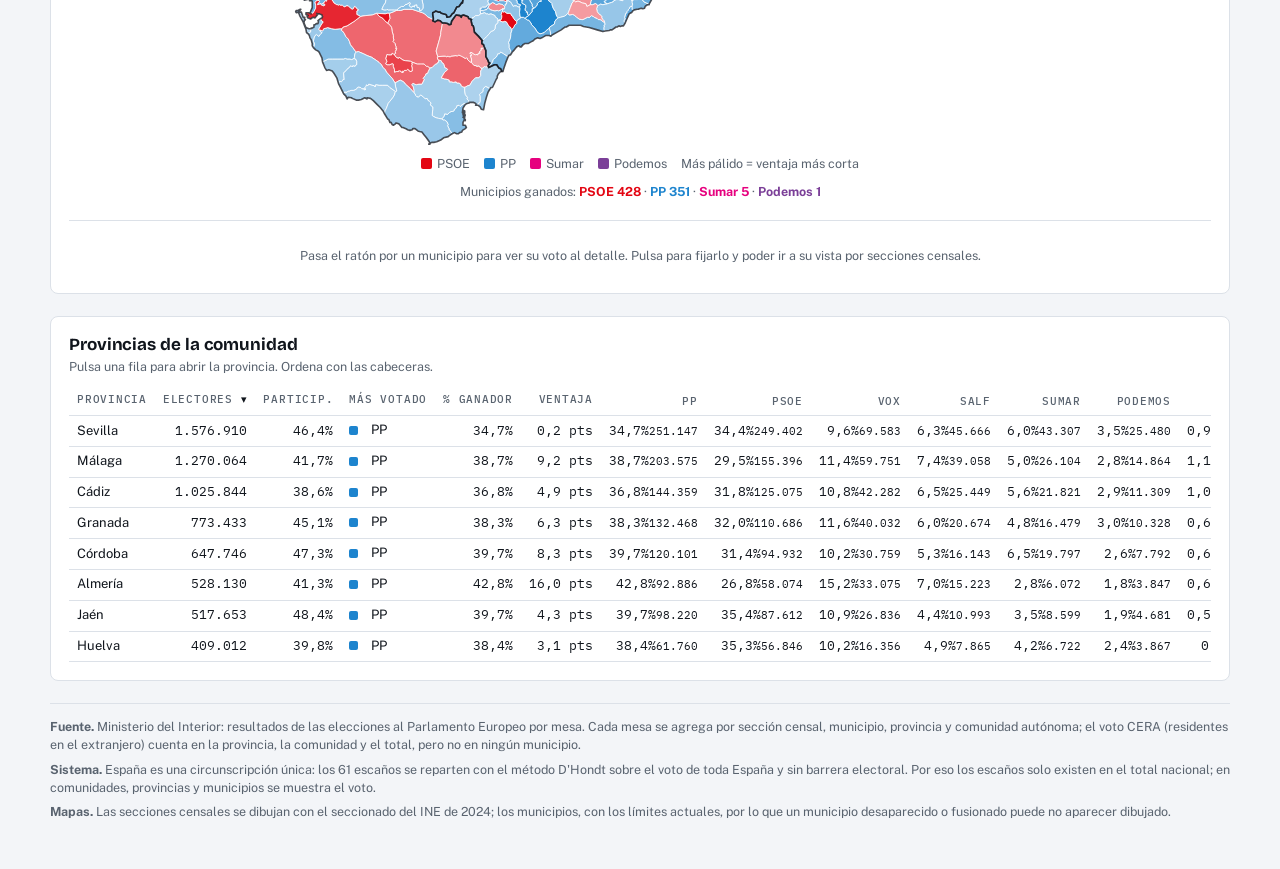
<file: ccaa.html>
<!doctype html>
<html lang="es">
<head>
<meta charset="utf-8">
<meta name="viewport" content="width=device-width,initial-scale=1,viewport-fit=cover">
<meta name="description" content="Resultados finales de una comunidad autónoma en las elecciones al Parlamento Europeo: voto, provincias, municipios y secciones censales.">
<title>Resultados por comunidad autónoma</title>
<link rel="stylesheet" href="https://fonts.googleapis.com/css2?family=Bricolage+Grotesque:opsz,wght@12..96,600;12..96,800&family=Public+Sans:wght@400;500;600&family=IBM+Plex+Mono:wght@400;500&display=swap">
<link rel="stylesheet" href="css/style.css">
</head>
<body>
<div class="wrap">
  <div class="sitetitle"><a href="index.html">Elecciones al Parlamento Europeo en España</a></div>
  <div class="topbar">
    <nav class="crumbs" id="crumbs" aria-label="Migas de pan"></nav>
  </div>
  <div id="bar"></div>
<nav class="tabs" role="tablist" aria-label="Secciones"><button type="button" role="tab" id="tab-cc" aria-controls="p-cc" aria-selected="true">Comunidad</button><button type="button" role="tab" id="tab-muns" aria-controls="p-muns" aria-selected="false" tabindex="-1">Análisis detallado de provincias, municipios y secciones censales</button><button type="button" role="tab" id="tab-par" aria-controls="p-par" aria-selected="false" tabindex="-1">Partidos</button></nav>
  <div class="panel" id="p-cc" role="tabpanel" aria-labelledby="tab-cc">
  <div class="mapwrap provwrap">
    <section class="card mapcol">
      <h2 id="mapt">Mapa</h2>
      <div class="seg2" role="group" aria-label="Tipo de mapa"><button type="button" data-v="mun" aria-pressed="true">Municipios</button><button type="button" data-v="prov" aria-pressed="false">Provincias</button><button type="button" data-v="cc" aria-pressed="false">Comunidad</button></div>
      <p class="note" id="mapn"></p>
      <svg class="pmap munmap" id="pmap" role="img" aria-label="Mapa de la comunidad"></svg>
      <div class="leg2" id="mleg"></div>
      <p class="mapnote" id="mapnote"></p>
    </section>
    <section class="card pd" id="pd"></section>
  </div>
  <section class="card">
    <h2>Provincias de la comunidad</h2>
    <p class="note">Pulsa una fila para abrir la provincia. Ordena con las cabeceras.</p>
    <div class="tw"><table class="pt mt mun" id="ptab"></table></div>
  </section>
  </div>
  <div class="panel" id="p-muns" role="tabpanel" aria-labelledby="tab-muns" hidden>
  <section class="card" id="pbcard"></section>
  <div class="cols one">
    <section class="card">
      <h2>Municipios de la comunidad</h2>
      <p class="note">Pulsa una fila para ver el municipio, con el resultado por secciones censales. Ordena con las cabeceras.</p>
      <label class="fld sel" style="max-width:260px"><span class="lbl">Filtrar por nombre</span><input id="mfilt" class="in" style="border:1px solid var(--rule);padding:7px 9px" placeholder="Escribe…"></label>
      <div class="tw tall"><table class="pt mt mun" id="mtab"></table></div>
      <p class="note" id="mtcount" style="margin:8px 0 0"></p>
    </section>
  </div>
  </div>
  <div class="panel" id="p-par" role="tabpanel" aria-labelledby="tab-par" hidden></div>
  <div class="notes" id="notes"></div>
</div>
<div class="tt" id="tt"></div>
<script src="js/lib.js" charset="utf-8"></script>
<script>
let C, PJS = {}, CM, M = [], MODE = 'mun', ALL = false, SORT = { k: 'censo', d: -1 }, PSORT = { k: 'censo', d: -1 }, FILT = '', ORD;
const CID = (() => { let c = Q.get('c') || DEF_CC; return /^\d\d$/.test(c) ? c : DEF_CC })();
if (UNIPROV[CID]) nav(hProv(UNIPROV[CID]));
const toG = (pid, loc) => { const g = new Array(NP).fill(0), pp = PJS[pid].parties; loc.forEach((v, j) => g[pp[j]] = v); return g };
function build() {
  M = []; C.provs.forEach(pid => PJS[pid].m.forEach(m => { const v = toG(pid, m[5]), w = winOf(v, m[3]), vt = v.reduce((a, b) => a + b, 0) + m[3] + m[4];
    M.push({ id: pid + m[0], pid, pn: G.prov[G.pi[pid]].n, n: m[1], censo: m[2], bl: m[3], nu: m[4], v, w, part: m[2] ? vt / m[2] : 0, secs: m[6].length, raw: m }) }));
}
const prov = pid => G.prov[G.pi[pid]];
function map() {
  const svg = $('#pmap'), cw = winOf(C.v, C.bl), byId = {}; M.forEach(m => byId[m.id] = m);
  svg.setAttribute('viewBox', `0 0 ${CM.w} ${CM.h}`); svg.classList.toggle('munmap', MODE === 'mun'); svg.classList.toggle('nob', MODE === 'cc');
  document.querySelectorAll('[data-v]').forEach(b => b.setAttribute('aria-pressed', b.dataset.v === MODE));
  $('#mapt').textContent = { mun: 'Mapa por municipios', prov: 'Mapa por provincias', cc: 'Mapa de la comunidad' }[MODE];
  $('#mapn').textContent = { mun: 'Color: candidatura más votada en cada municipio; cuanto más pálido, menor la ventaja sobre la segunda. Las líneas gruesas son los límites provinciales. Pasa el ratón por un municipio para ver su voto abajo; pulsa para fijarlo.',
    prov: 'Color: candidatura más votada en cada provincia; cuanto más pálido, menor la ventaja sobre la segunda. Pasa el ratón por una provincia para ver su voto abajo; pulsa para fijarla.',
    cc: 'Color: candidatura más votada en el conjunto de la comunidad; el tono refleja su ventaja sobre la segunda.' }[MODE];
  const used = new Set(); let h = '';
  const outl = (CM.pr || []).map(([p, d]) => `<path d="${d}" style="fill:none;stroke:var(--ink);stroke-width:1.6px;pointer-events:none;stroke-opacity:.75"/>`).join('');
  if (MODE === 'prov') {
    h = (CM.pr || []).map(([p, d]) => { const pr = prov(p), w = winOf(pr.v, pr.bl); if (!w) return ''; used.add(w.w); return `<path d="${d}" style="${shade(w.w, w.m, 0.22)}" data-p="${p}" tabindex="0" role="link" aria-label="${esc(pr.n)}"><title>${esc(pr.n)} · ${esc(G.parties[w.w].n)} ${fmt(w.sh)} · ventaja ${nf(w.m * 100, 1)} pts</title></path>` }).join('');
    svg.innerHTML = '<g>' + h + '</g>';
  } else if (MODE === 'cc' && CM.out && cw) {
    used.add(cw.w); svg.innerHTML = `<path d="${CM.out}" style="${shade(cw.w, cw.m, 0.22)};stroke:none"><title>${esc(C.n)} · ${esc(G.parties[cw.w].n)} ${fmt(cw.sh)} · ventaja ${nf(cw.m * 100, 1)} pts</title></path>`;
  } else {
    const op = cw ? (/fill-opacity:([\d.]+)/.exec(shade(cw.w, cw.m, 0.22)) || [0, 1])[1] : 1;
    h = CM.ms.map(([id, name, d]) => { const m = byId[id]; if (!m || !m.w) return `<path class="nd" d="${d}"><title>${esc(name)} · sin datos</title></path>`;
      if (MODE === 'cc') { used.add(cw.w); return `<path d="${d}" style="fill:${pcol(cw.w)};stroke:${pcol(cw.w)};stroke-width:1px" data-m="${m.id}"><title>${esc(C.n)} · ${esc(G.parties[cw.w].n)} ${fmt(cw.sh)}</title></path>` }
      used.add(m.w.w); return `<path d="${d}" style="${shade(m.w.w, m.w.m)}" data-m="${m.id}" tabindex="0" role="link" aria-label="${esc(m.n)}"><title>${esc(m.n)} (${esc(m.pn)}) · ${esc(G.parties[m.w.w].n)} ${fmt(m.w.sh)} · ventaja ${fmt(m.w.m)}</title></path>` }).join('');
    svg.innerHTML = '<g' + (MODE === 'cc' ? ` style="opacity:${op}"` : '') + '>' + h + '</g>' + (MODE === 'mun' ? '<g>' + outl + '</g>' : '');
  }
  hoverFront(svg);
  const oldp = document.getElementById('upanel'); if (oldp) oldp.remove();
  if (MODE === 'mun') attachPanel(svg, 'path[data-m]', 'm', id => { const m = M.find(x => x.id === id); if (!m) return null;
    return { title: m.n, meta: `${esc(m.pn)} · ${nf(m.censo)} electores · ${nf(m.secs)} ${m.secs === 1 ? 'sección censal' : 'secciones censales'}`, v: m.v, bl: m.bl, nu: m.nu, censo: m.censo, ref: { v: C.v, bl: C.bl }, refName: 'la comunidad',
      action: { label: 'Ver detallado por sección censal →', run: () => nav(hMun(m.id)) } } }, 'Pasa el ratón por un municipio para ver su voto al detalle. Pulsa para fijarlo y poder ir a su vista por secciones censales.');
  if (MODE === 'prov') attachPanel(svg, 'path[data-p]', 'p', p => { const pr = prov(p);
    return { title: pr.n, meta: `${nf(pr.censo)} electores${pr.cera_censo ? ` (${nf(pr.cera_censo)} en el CERA)` : ''}`, v: pr.v, bl: pr.bl, nu: pr.nu, censo: pr.censo, ref: { v: C.v, bl: C.bl }, refName: 'la comunidad',
      action: { label: 'Ver la provincia →', run: () => nav(hProv(p)) } } }, 'Pasa el ratón por una provincia para ver su voto al detalle. Pulsa para fijarla y poder ir a su vista.');
  $('#mleg').innerHTML = [...used].map(i => `<span><i style="background:${pcol(i)}"></i>${esc(G.parties[i].n)}</span>`).join('') + (MODE !== 'cc' ? '<span>Más pálido = ventaja más corta</span>' : '');
  const cnt = {}; M.forEach(m => { if (m.w) cnt[m.w.w] = (cnt[m.w.w] || 0) + 1 });
  const miss = M.filter(m => !CM.ms.some(x => x[0] === m.id)).length;
  $('#mapnote').innerHTML = 'Municipios ganados: ' + Object.keys(cnt).sort((a, b) => cnt[b] - cnt[a]).slice(0, 5).map(i => `<b style="color:${pcol(i)}">${esc(G.parties[i].n)} ${nf(cnt[i])}</b>`).join(' · ') + (miss && MODE === 'mun' ? ` · ${miss} ${miss === 1 ? 'municipio no figura' : 'municipios no figuran'} en los límites actuales (desaparecidos o fusionados): sus votos cuentan en la comunidad y en las tablas.` : '');
}
function detail() {
  const ca = shares(C.v, C.bl), na = shares(G.nat.v, G.nat.bl), vt = ca.valid + C.nu, w = winOf(C.v, C.bl), t2 = w && w.s >= 0 ? w.s : -1;
  let ks = ORD.filter(i => ca.row[i] >= 0.005 || ORD.indexOf(i) < 8); if (ALL) ks = ORD;
  const dif = d => `<span class="${d >= 0 ? 'gd' : 'bd'}">${pts(d) || '0,0'}</span>`;
  $('#pd').innerHTML = `<h3>${esc(C.n)}</h3><div class="meta">${C.provs.length} provincias · ${nf(C.censo)} electores${C.cera_censo ? ` (${nf(C.cera_censo)} en el CERA)` : ''} · ${nf(ca.valid)} votos válidos</div>
  <div class="kpis k4"><div><b>${fmt(vt / C.censo)}</b><span>participación (${nf(vt)} votantes de ${nf(C.censo)} electores)</span></div>
  <div><b>${w ? esc(G.parties[w.w].n) : '–'}</b><span>más votado, con ${w ? fmt(w.sh) : '–'} (${w ? nf(C.v[w.w]) : '–'} votos)</span></div>
  <div><b>${w && t2 >= 0 ? nf(C.v[w.w] - C.v[t2]) : '–'}</b><span>votos de ventaja sobre ${t2 >= 0 ? esc(G.parties[t2].n) : '–'}${w && t2 >= 0 ? ` (${nf(w.m * 100, 1)} pts)` : ''}</span></div>
  <div><b>${fmt(C.bl / ca.valid)}</b><span>voto en blanco (${nf(C.bl)}) · ${nf(C.nu)} votos nulos</span></div></div>
  <div class="tw"><table class="pt mt prt vt"><thead><tr><th>Partido</th><th>Votos</th><th>% voto</th><th>% España</th><th title="Diferencia en puntos con toda España">Dif.</th><th title="Parte del voto del partido en toda España que sale de esta comunidad">Peso en España</th><th title="Escaños del partido en toda España">Escaños (España)</th></tr></thead><tbody>${ks.map(i =>
    `<tr><td><span class="wn">${swatch(i)}${esc(G.parties[i].n)}</span></td><td class="num">${nf(C.v[i])}</td><td class="num"><b>${fmt(ca.row[i])}</b></td><td class="num">${fmt(na.row[i])}</td><td class="num">${dif(ca.row[i] - na.row[i])}</td><td class="num">${G.nat.v[i] ? fmt(C.v[i] / G.nat.v[i], 2) : '–'}</td><td class="num s2">${G.nat.es[i] || '–'}</td></tr>`).join('')}</tbody></table></div>
  <p style="margin:10px 0 0"><button type="button" class="ghost" id="allp">${ALL ? 'Mostrar solo los principales' : 'Mostrar todas las candidaturas'}</button></p>
  <p class="note" style="margin:10px 0 0">Los escaños solo existen en el total de España (circunscripción única); aquí se muestra el voto. «Dif.» es la diferencia en puntos con el % de toda España (verde: le va mejor en la comunidad). «Peso» es la parte de los votos del partido en España que sale de esta comunidad (CERA incluido).</p>
  <p style="margin:14px 0 0" class="navbtns">${C.provs.map(p => `<a class="btnlk ghost" href="${hProv(p)}">${esc(prov(p).n)} →</a>`).join('')}<a class="btnlk ghost" href="${href('index.html')}">← España</a></p>`;
  $('#allp').onclick = () => { ALL = !ALL; detail() };
}
function ptable() {
  const ps = ORD.slice(0, 12);
  const rows = C.provs.map(p => { const u = prov(p), vc = u.v.reduce((a, b) => a + b, 0), valid = vc + u.bl, w = winOf(u.v, u.bl), o = { u, name: u.n, censo: u.censo, part: (valid + u.nu) / u.censo, ganador: w ? G.parties[w.w].n : '', sh: w ? w.sh : 0, margen: w ? w.m : 0, w, pbl: u.bl / valid };
    ps.forEach(i => o['p' + i] = u.v[i] / valid); return o });
  const k = PSORT.k; rows.sort((a, b) => (typeof a[k] === 'string' ? a[k].localeCompare(b[k], 'es') : a[k] - b[k]) * PSORT.d);
  const th = (key, lab, cls = '') => `<th data-s="${key}" ${PSORT.k === key ? `aria-sort="${PSORT.d > 0 ? 'ascending' : 'descending'}"` : ''} class="${cls}">${lab}</th>`;
  const cell = (sh, v) => `<td class="num pc">${fmt(sh)}<small>${nf(v)}</small></td>`;
  $('#ptab').innerHTML = `<thead><tr>${th('name', 'Provincia', 'stk')}${th('censo', 'Electores')}${th('part', 'Particip.')}${th('ganador', 'Más votado')}${th('sh', '% ganador')}${th('margen', 'Ventaja')}${ps.map(i => th('p' + i, `<span class="wn">${swatch(i)}${esc(G.parties[i].n)}</span>`)).join('')}${th('pbl', 'En blanco')}</tr></thead><tbody>${rows.map(r => `<tr class="rw" data-p="${r.u.id}"><td class="stk">${esc(r.name)}</td><td class="num">${nf(r.censo)}</td><td class="num">${fmt(r.part)}</td><td>${r.w ? `<span class="wn">${swatch(r.w.w)}${esc(r.ganador)}</span>` : '–'}</td><td class="num">${r.w ? fmt(r.sh) : '–'}</td><td class="num">${r.w ? nf(r.margen * 100, 1) + ' pts' : '–'}</td>${ps.map(i => cell(r['p' + i], r.u.v[i])).join('')}${cell(r.pbl, r.u.bl)}</tr>`).join('')}</tbody>`;
  $('#ptab').querySelectorAll('th[data-s]').forEach(t => t.onclick = () => { const kk = t.dataset.s; PSORT = { k: kk, d: PSORT.k === kk ? -PSORT.d : (kk === 'name' || kk === 'ganador' ? 1 : -1) }; ptable() });
  $('#ptab').querySelectorAll('tr.rw').forEach(t => t.onclick = () => nav(hProv(t.dataset.p)));
}
let PBS, PBM = 'prov';
function pblock() {
  const ps = ORD.slice(0, 16);
  PBS = PBS || { party: ps[0], ord: 'pct_desc' };
  let units;
  if (PBM === 'prov') units = C.provs.map(p => { const u = prov(p); return { key: p, name: u.n, censo: u.censo, part: (u.v.reduce((a, b) => a + b, 0) + u.bl + u.nu) / u.censo, v: u.v, bl: u.bl, nu: u.nu } });
  else if (PBM === 'mun') units = M.map(m => ({ key: m.id, name: `${m.n} (${m.pn})`, censo: m.censo, part: m.part, v: m.v, bl: m.bl, nu: m.nu }));
  else { units = []; M.forEach(m => m.raw[6].forEach(s => { const v = toG(m.pid, s.slice(4)), valid = v.reduce((a, b) => a + b, 0) + s[2];
    units.push({ key: m.id, name: `${m.n} · Dist. ${s[0].slice(0, 2)} Sec. ${s[0].slice(2)}`, censo: s[1], part: s[1] ? (valid + s[3]) / s[1] : 0, v, bl: s[2], nu: s[3] }) })) }
  const L = { prov: ['Provincia', 'provincias'], mun: ['Municipio', 'municipios'], sec: ['Sección censal', 'secciones censales'] }[PBM];
  partyBlock($('#pbcard'), { state: PBS, ps, units, parent: { v: C.v, bl: C.bl }, parentName: 'de la comunidad',
    modes: [{ id: 'prov', label: 'Por provincia' }, { id: 'mun', label: 'Por municipio' }, { id: 'sec', label: 'Por sección censal' }], mode: PBM, onMode: x => { PBM = x; pblock() },
    unitName: L[0], unitsPl: L[1],
    note: 'El número junto al nombre es su voto en la comunidad. Elige un partido, el nivel (provincias, municipios o secciones censales) y cómo ordenar: la tabla muestra los diez primeros.',
    chipSub: j => nf(C.v[j]), onRow: id => nav(PBM === 'prov' ? hProv(id) : hMun(id)) });
}
function mtable() {
  const ps = ORD.slice(0, 14), LIM = 400;
  const val = m => m.v.reduce((a, b) => a + b, 0) + m.bl;
  const f = FILT.toLowerCase(), all = M.filter(m => m.n.toLowerCase().includes(f));
  let rows = all.map(m => { const o = { m, censo: m.censo, part: m.part, ganador: m.w ? G.parties[m.w.w].n : '', sh: m.w ? m.w.sh : 0, margen: m.w ? m.w.m : 0, name: m.n, pn: m.pn, valid: val(m), bl: m.bl, nu: m.nu };
    o.pbl = o.valid ? m.bl / o.valid : 0; ps.forEach(i => o['p' + i] = o.valid ? m.v[i] / o.valid : 0); return o });
  const k = SORT.k; rows.sort((a, b) => (typeof a[k] === 'string' ? a[k].localeCompare(b[k], 'es') : a[k] - b[k]) * SORT.d);
  const shown = rows.slice(0, LIM);
  const th = (key, lab, cls = '') => `<th data-s="${key}" ${SORT.k === key ? `aria-sort="${SORT.d > 0 ? 'ascending' : 'descending'}"` : ''} class="${cls}">${lab}</th>`;
  const cell = (sh, v) => `<td class="num pc">${fmt(sh)}<small>${nf(v)}</small></td>`;
  $('#mtab').innerHTML = `<thead><tr>${th('name', 'Municipio', 'stk')}${th('pn', 'Provincia')}${th('censo', 'Electores')}${th('part', 'Particip.')}${th('ganador', 'Más votado')}${th('sh', '% ganador')}${th('margen', 'Ventaja')}${ps.map(i => th('p' + i, `<span class="wn">${swatch(i)}${esc(G.parties[i].n)}</span>`)).join('')}${th('pbl', 'En blanco')}${th('nu', 'Nulos')}</tr></thead><tbody>${shown.map(r => `<tr class="rw" data-m="${r.m.id}"><td class="stk">${esc(r.m.n)}</td><td>${esc(r.pn)}</td><td class="num">${nf(r.m.censo)}</td><td class="num">${fmt(r.m.part)}</td><td>${r.m.w ? `<span class="wn">${swatch(r.m.w.w)}${esc(r.ganador)}</span>` : '–'}</td><td class="num">${r.m.w ? fmt(r.sh) : '–'}</td><td class="num">${r.m.w ? nf(r.margen * 100, 1) + ' pts' : '–'}</td>${ps.map(i => cell(r['p' + i], r.m.v[i])).join('')}${cell(r.pbl, r.bl)}<td class="num">${nf(r.nu)}</td></tr>`).join('')}</tbody>`;
  $('#mtcount').textContent = rows.length > LIM ? `Se muestran ${LIM} de ${nf(rows.length)} municipios según el orden elegido; filtra por nombre para encontrar el resto.` : `${nf(rows.length)} municipios.`;
  $('#mtab').querySelectorAll('th[data-s]').forEach(t => t.onclick = () => { const kk = t.dataset.s; SORT = { k: kk, d: SORT.k === kk ? -SORT.d : (['name', 'ganador', 'pn'].includes(kk) ? 1 : -1) }; mtable() });
  $('#mtab').querySelectorAll('tr.rw').forEach(t => t.onclick = () => { nav(hMun(t.dataset.m)) });
}
function partidos() {
  const ps = ORD.slice(0, 16), wh = CM ? `0 0 ${CM.w} ${CM.h}` : '0 0 100 100';
  partyTab($('#p-par'), { ps, parent: { name: C.n, short: 'comunidad', v: C.v, bl: C.bl }, chipSub: j => nf(G.nat.es[j]) + ' esc.',
    note: 'El número junto al nombre es su número de escaños en España. Elige un partido para ver su porcentaje de voto en cada provincia o municipio de la comunidad.',
    levels: [{ id: 'prov', label: 'Provincias', one: 'Provincia', pl: 'provincias', labels: true, units: C.provs.map(p => { const u = prov(p); return { key: p, name: u.n, v: u.v, bl: u.bl, link: hProv(p) } }),
        draw: (h, st, tx, ti, pk) => ptSvg(h, (CM && CM.pr) || [], wh, st, tx, ti, pk) },
      { id: 'mun', label: 'Municipios', one: 'Municipio', pl: 'municipios', labels: false, units: M.map(m => ({ key: m.id, name: `${m.n} (${m.pn})`, v: m.v, bl: m.bl, link: hMun(m.id) })),
        draw: (h, st, tx, ti, pk) => ptSvg(h, CM ? CM.ms.map(x => [x[0], x[2]]) : [], wh, st, null, ti, pk, true) }] });
}
(async () => {
  try {
    await loadG(); C = G.cc[G.ci[CID]]; if (!C) throw new Error('Comunidad no encontrada: ' + CID);
    ORD = C.v.map((x, i) => i).filter(i => C.v[i] > 0).sort((a, b) => C.v[b] - C.v[a]);
    const [pjs, cm] = await Promise.all([Promise.all(C.provs.map(loadProv)), loadCcMap(CID)]);
    C.provs.forEach((p, j) => PJS[p] = pjs[j]); CM = cm;
    build(); setPill(); document.title = C.n + ' · europeas ' + G.year;
    crumbs([{ t: 'España', h: href('index.html') }, { l: 'Comunidad', t: C.n }]);
    await mountBar('', null, CID); mountTabs();
    if (CM) map(); else $('#mapnote').textContent = 'No se pudo cargar el mapa de la comunidad.';
    detail(); ptable(); mtable(); pblock(); partidos();
    document.querySelectorAll('[data-v]').forEach(b => b.onclick = () => { MODE = b.dataset.v; map() });
    $('#mfilt').oninput = e => { FILT = e.target.value; mtable() };
    $('#notes').innerHTML = notesHTML();
  } catch (e) { console.error(e); $('#notes').textContent = 'No se pudieron cargar los datos: ' + e }
})();
</script>
</body>
</html>
</file>
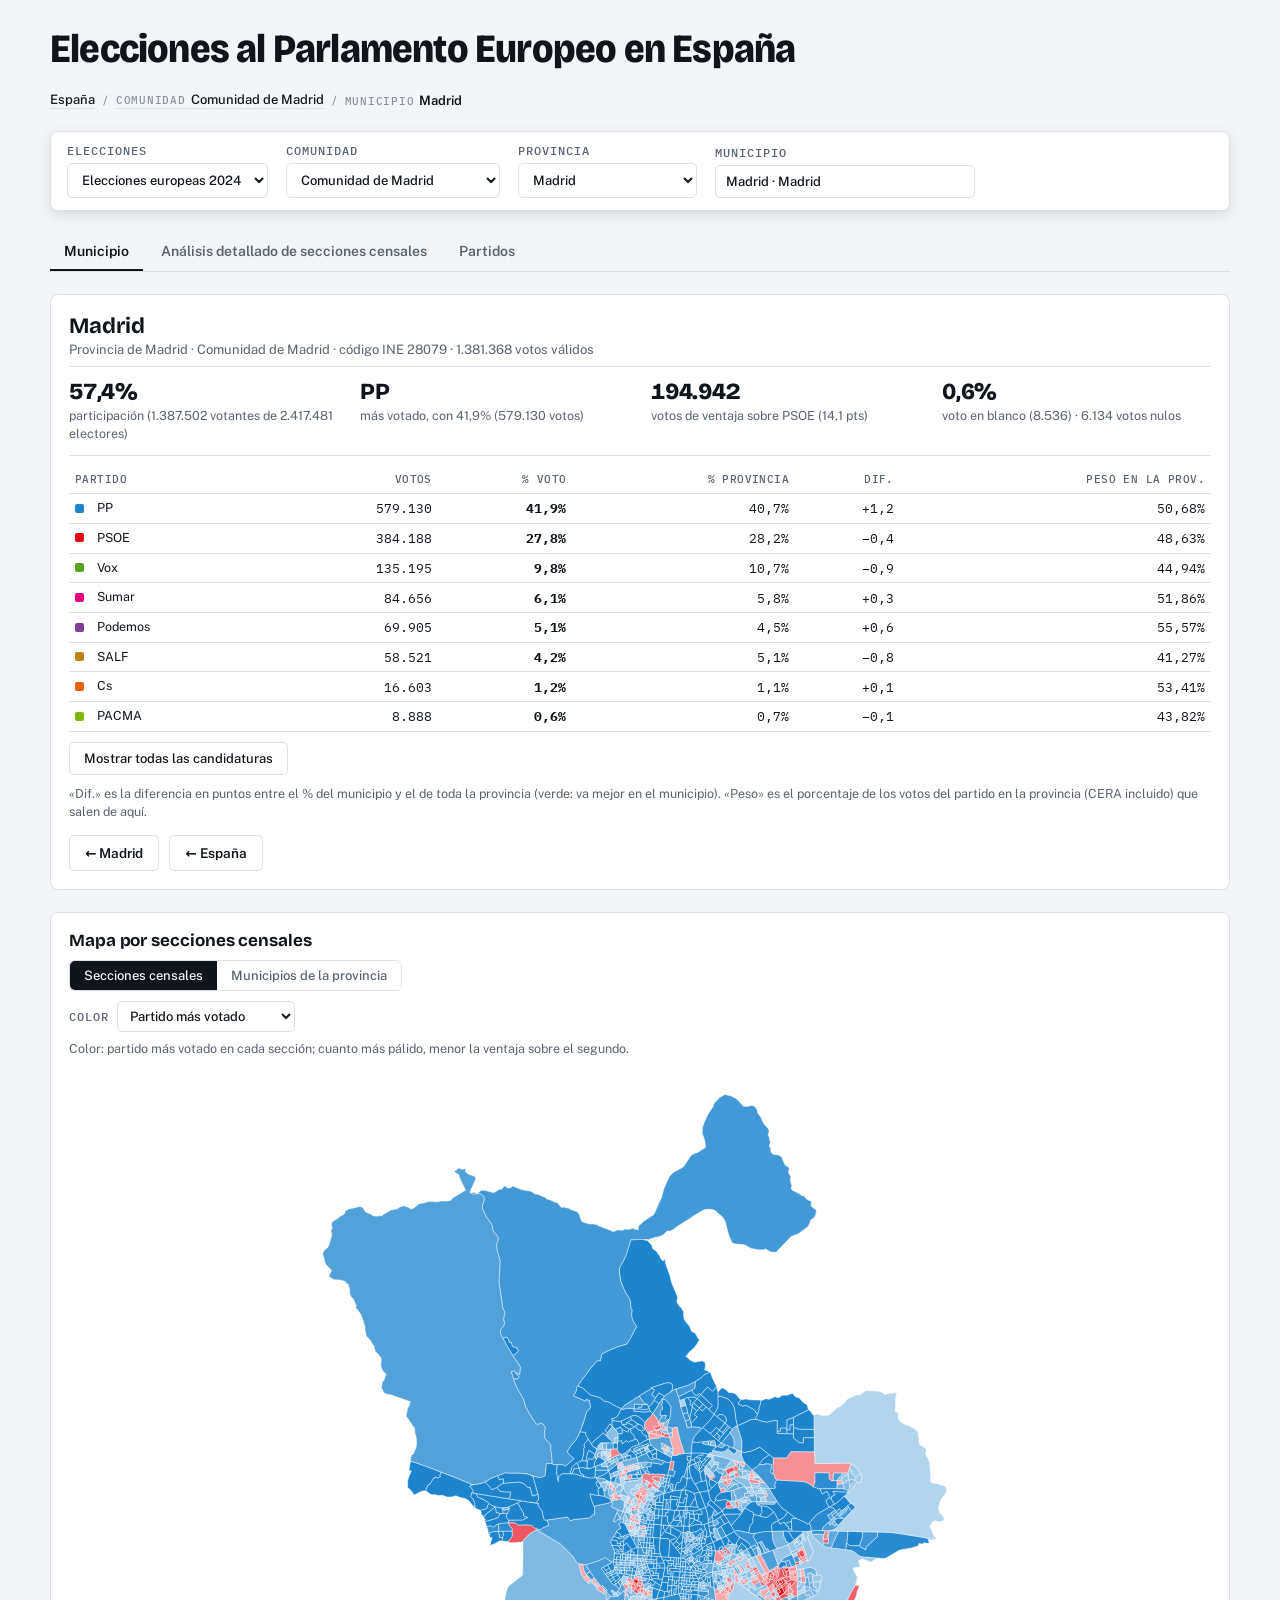
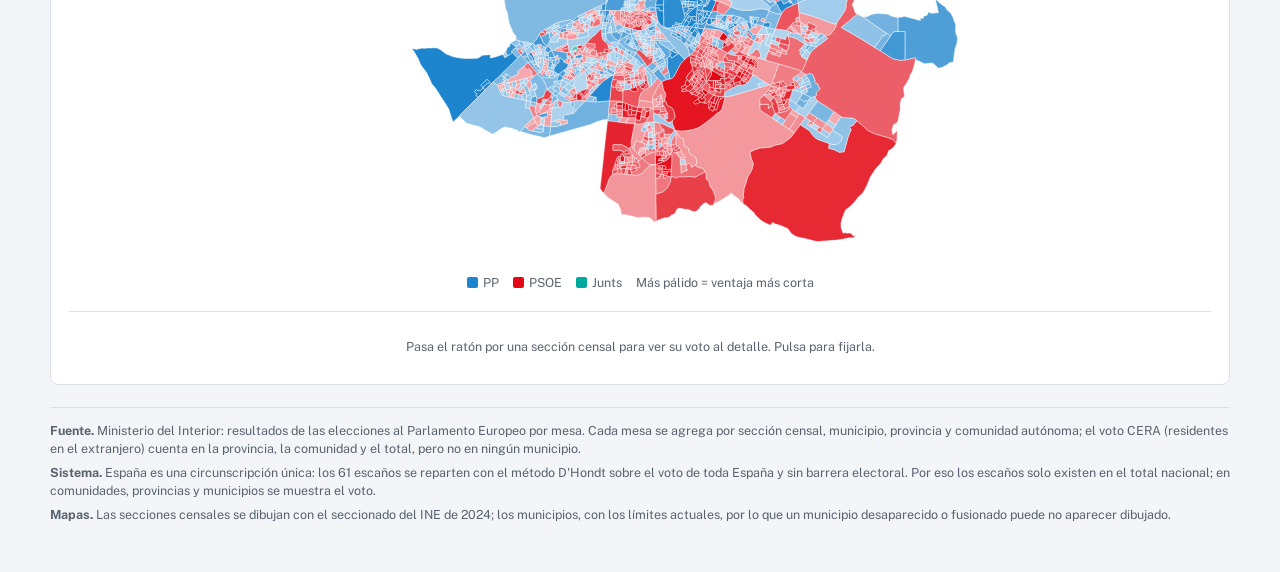
<file: municipio.html>
<!doctype html>
<html lang="es">
<head>
<meta charset="utf-8">
<meta name="viewport" content="width=device-width,initial-scale=1,viewport-fit=cover">
<meta name="description" content="Resultados finales de un municipio en las elecciones al Parlamento Europeo, con mapa por secciones censales.">
<title>Resultados por municipio</title>
<link rel="stylesheet" href="https://fonts.googleapis.com/css2?family=Bricolage+Grotesque:opsz,wght@12..96,600;12..96,800&family=Public+Sans:wght@400;500;600&family=IBM+Plex+Mono:wght@400;500&display=swap">
<link rel="stylesheet" href="css/style.css">
</head>
<body>
<div class="wrap">
  <div class="sitetitle"><a href="index.html">Elecciones al Parlamento Europeo en España</a></div>
  <div class="topbar">
    <nav class="crumbs" id="crumbs" aria-label="Migas de pan"></nav>
  </div>
  <div id="bar"></div>
<nav class="tabs" role="tablist" aria-label="Secciones"><button type="button" role="tab" id="tab-mun" aria-controls="p-mun" aria-selected="true">Municipio</button><button type="button" role="tab" id="tab-secs" aria-controls="p-secs" aria-selected="false" tabindex="-1">Análisis detallado de secciones censales</button><button type="button" role="tab" id="tab-par" aria-controls="p-par" aria-selected="false" tabindex="-1">Partidos</button></nav>
  <div class="panel" id="p-mun" role="tabpanel" aria-labelledby="tab-mun">
  <div class="mapwrap" style="grid-template-columns:minmax(0,1fr) minmax(0,1fr)">
    <section class="card mapcol">
      <h2 id="mapt">Mapa por secciones censales</h2>
      <div class="seg2" role="group" aria-label="Nivel del mapa"><button type="button" id="vSec" aria-pressed="true">Secciones censales</button><button type="button" id="vMun" aria-pressed="false">Municipios de la provincia</button></div>
      <div class="toolrow"><label class="fld"><span class="lbl">Color</span><select id="colSel"></select></label></div>
      <p class="note" id="mapn" style="margin-top:8px"></p>
      <svg class="pmap sec" id="pmap" role="img" aria-label="Mapa del municipio"></svg>
      <div class="leg2" id="mleg"></div>
      <p class="mapnote" id="mapnote"></p>
    </section>
    <section class="card pd" id="pd"></section>
  </div>

  </div>
  <div class="panel" id="p-secs" role="tabpanel" aria-labelledby="tab-secs" hidden>
  <section class="card" id="pbcard"></section>
  <div class="cols one">
    <section class="card">
      <h2 id="stt">Secciones censales</h2>
      <p class="note" id="stn">Cada fila es una sección censal (distrito + sección). Pasa el ratón por una fila para resaltarla en el mapa; ordena con las cabeceras.</p>
      <div class="tw tall"><table class="pt mt mun" id="stab"></table></div>
    </section>
  </div>

  </div>
  <div class="panel" id="p-par" role="tabpanel" aria-labelledby="tab-par" hidden></div>
  <div class="notes" id="notes"></div>
</div>
<div class="tt" id="tt"></div>
<script src="js/lib.js" charset="utf-8"></script>
<script>
const MID = (() => { let m = Q.get('m') || DEF_MUN; return /^\d{5}$/.test(m) ? m : DEF_MUN })();
const PID = MID.slice(0, 2), C3 = MID.slice(2), AUTO = !!AUTONOMAS[PID];
let P, PJ, SECJ = null, MUNJ, M = [], MU, S = [], VIEW = 'sec', COL = -1, SORT = { k: 'cus', d: 1 }, ALLP = false, HL = null;
const toG = loc => { const g = new Array(NP).fill(0); loc.forEach((v, j) => g[PJ.parties[j]] = v); return g };
function build() {
  M = PJ.m.map(m => { const v = toG(m[5]); return { id: PID + m[0], c3: m[0], n: m[1], censo: m[2], bl: m[3], nu: m[4], v, w: winOf(v, m[3]), pob: m[7], raw: m, valid: v.reduce((a, b) => a + b, 0) + m[3] } });
  MU = M.find(m => m.c3 === C3);
  S = MU.raw[6].map(s => { const v = toG(s.slice(4)), vc = v.reduce((a, b) => a + b, 0), valid = vc + s[2]; return { cus: s[0], key: C3 + s[0], censo: s[1], bl: s[2], nu: s[3], v, valid, w: winOf(v, s[2]), part: s[1] ? (valid + s[3]) / s[1] : 0 } });
}
const secName = c => `Dist. ${c.slice(0, 2)} · Sec. ${c.slice(2)}`;
function head() {}
/* ---- color ---- */
function colorFn(units) {   // units: [{v,bl,valid}] -> función(u) -> estilo
  if (COL < 0) return u => (u.w ? shade(u.w.w, u.w.m, 0.30) : '');
  const xs = units.filter(u => u.valid > 0).map(u => u.v[COL] / u.valid), mn = Math.min(...xs), mx = Math.max(...xs), r = mx - mn || 1;
  return u => u.valid > 0 ? `fill:${pcol(COL)};fill-opacity:${(0.08 + 0.92 * (u.v[COL] / u.valid - mn) / r).toFixed(2)}` : '';
}
function legend(units) {
  if (COL < 0) { const used = new Set(units.filter(u => u.w).map(u => u.w.w)); $('#mleg').innerHTML = [...used].sort((a, b) => a - b).map(i => `<span><i style="background:${pcol(i)}"></i>${esc(G.parties[i].n)}</span>`).join('') + '<span>Más pálido = ventaja más corta</span>'; return }
  const xs = units.filter(u => u.valid > 0).map(u => u.v[COL] / u.valid), mn = Math.min(...xs), mx = Math.max(...xs);
  $('#mleg').innerHTML = `<span>${fmt(mn)}</span><span style="display:inline-block;width:120px;height:10px;border-radius:2px;background:linear-gradient(90deg,color-mix(in srgb,${pcol(COL)} 8%,transparent),${pcol(COL)})"></span><span>${fmt(mx)} · % de ${esc(G.parties[COL].n)}</span>`;
}
function map() {
  const svg = $('#pmap'); hoverFront(svg); $('#vSec').setAttribute('aria-pressed', VIEW === 'sec'); $('#vMun').setAttribute('aria-pressed', VIEW === 'mun');
  $('#mapt').textContent = VIEW === 'sec' ? 'Mapa por secciones censales' : 'Mapa por municipios de la provincia';
  svg.classList.toggle('sec', VIEW === 'sec'); svg.classList.toggle('munmap', VIEW === 'mun');
  if (VIEW === 'sec') {
    const cf = colorFn(S), shapes = SECJ ? SECJ.s.filter(x => x[0].startsWith(C3)) : [], byKey = {}; S.forEach(s => byKey[s.key] = s);
    if (!shapes.length) { svg.innerHTML = ''; $('#mapn').textContent = ''; $('#mleg').innerHTML = ''; $('#mapnote').innerHTML = '<span class="sorry">No hay mapa de secciones disponible para este municipio. Prueba la vista «Municipios de la provincia».</span>'; return }
    svg.setAttribute('viewBox', '0 0 100 100');
    svg.innerHTML = '<g id="gm">' + shapes.map(([k, d]) => { const s = byKey[k]; if (!s) return `<path class="nd" d="${d}"><title>${secName(k.slice(3))} · sin datos de votos</title></path>`;
      return `<path d="${d}" data-k="${k}" style="${cf(s)}"><title>${secName(s.cus)} · ${s.w ? esc(G.parties[s.w.w].n) + ' ' + fmt(s.w.sh) + ' · ventaja ' + nf(s.w.m * 100, 1) + ' pts' : 'sin votos'}${COL >= 0 ? ' · ' + esc(G.parties[COL].n) + ' ' + fmt(s.v[COL] / s.valid) : ''} · ${nf(s.censo)} electores</title></path>` }).join('') + '</g>';
    const bb = $('#gm').getBBox(), pad = Math.max(bb.width, bb.height) * 0.03;
    svg.setAttribute('viewBox', `${bb.x - pad} ${bb.y - pad} ${bb.width + 2 * pad} ${bb.height + 2 * pad}`);
    $('#mapn').textContent = COL < 0 ? 'Color: partido más votado en cada sección; cuanto más pálido, menor la ventaja sobre el segundo.' : `Color: % de voto de ${G.parties[COL].n} en cada sección (más intenso = mayor porcentaje dentro de este municipio).`;
    legend(S);
    const missing = S.filter(s => !shapes.some(x => x[0] === s.key)).length;
    $('#mapnote').innerHTML = missing ? `${missing} ${missing === 1 ? 'sección' : 'secciones'} sin polígono en el seccionado del INE de ${G.mapyear}${G.year < 2001 ? ' (el más antiguo disponible)' : ''}: sus votos cuentan en el municipio y en la tabla.` : '';
    const oldp = document.getElementById('upanel'); if (oldp) oldp.remove();
    attachPanel(svg, 'path[data-k]', 'k', k => { const s = byKey[k]; if (!s) return null;
      return { title: secName(s.cus), meta: `${AUTO ? esc(MU.n) : esc(MU.n)} · ${nf(s.censo)} electores`, v: s.v, bl: s.bl, nu: s.nu, censo: s.censo, ref: { v: MU.v, bl: MU.bl }, refName: 'el municipio',
} }, 'Pasa el ratón por una sección censal para ver su voto al detalle. Pulsa para fijarla.');
  } else {
    const oldp = document.getElementById('upanel'); if (oldp) oldp.remove();
    const units = M, cf = colorFn(units.filter(u => u.w));
    svg.setAttribute('viewBox', `0 0 ${MUNJ.w} ${MUNJ.h}`);
    svg.innerHTML = MUNJ.ms.map(([c3, name, d]) => { const m = M.find(x => x.c3 === c3); if (!m || !m.w) return `<path class="nd" d="${d}"><title>${esc(name)}</title></path>`;
      const valid = m.v.reduce((a, b) => a + b, 0) + m.bl; m.valid = valid;
      return `<path class="${c3 === C3 ? 'cur' : 'ctx'}" d="${d}" style="${cf(m)}" data-m="${m.id}" tabindex="0" role="link" aria-label="${esc(name)}"><title>${esc(name)} · ${esc(G.parties[m.w.w].n)} ${fmt(m.w.sh)} · ventaja ${nf(m.w.m * 100, 1)} pts</title></path>` }).join('');
    const cur = svg.querySelector('path.cur'); if (cur) svg.appendChild(cur);
    svg.querySelectorAll('path[data-m]').forEach(p => { const go = () => { if (p.dataset.m !== MID) nav(hMun(p.dataset.m)) }; p.onclick = go; p.onkeydown = e => { if (e.key === 'Enter') go() } });
    $('#mapn').textContent = (COL < 0 ? 'Color: partido más votado en cada municipio de la provincia' : `Color: % de voto de ${G.parties[COL].n} en cada municipio`) + `. El municipio de ${MU.n} aparece con el borde marcado; pulsa otro para cambiar.`;
    legend(M.filter(m => m.w)); $('#mapnote').textContent = MUNJ.ms.some(x => x[0] === C3) ? '' : 'Este municipio no figura en los límites municipales actuales (desaparecido o fusionado): sus votos cuentan en la tabla y en la provincia.';
  }
}
function hl(k, scroll) {
  HL = k; document.querySelectorAll('#pmap path.hl').forEach(p => p.classList.remove('hl')); document.querySelectorAll('#stab tr.hl').forEach(p => p.classList.remove('hl'));
  if (!k) return; const p = document.querySelector(`#pmap path[data-k="${k}"]`); if (p) { p.classList.add('hl'); p.parentNode.appendChild(p) }
  const r = document.querySelector(`#stab tr[data-k="${k}"]`); if (r) r.classList.add('hl');
}
function detail() {
  const m = MU, RF = AUTO ? G.nat : P, pa = shares(RF.v, RF.bl), ma = shares(m.v, m.bl), vt = m.v.reduce((a, b) => a + b, 0) + m.bl + m.nu;
  const idx = m.v.map((x, i) => i).filter(i => m.v[i] > 0).sort((a, b) => m.v[b] - m.v[a]);
  let ks = idx.filter(i => ma.row[i] >= 0.005 || idx.indexOf(i) < 6); if (ALLP) ks = idx;
  const w = m.w, t2 = w && w.s >= 0 ? w.s : -1;
  $('#pd').innerHTML = `<h3>${esc(m.n)}</h3><div class="meta">${AUTO ? 'Ciudad autónoma' : 'Provincia de ' + esc(P.n) + ' · ' + esc(G.cc[G.ci[P.cc]].n)} · código INE ${MID} · ${nf(ma.valid)} votos válidos</div>
  <div class="kpis k4"><div><b>${fmt(vt / m.censo)}</b><span>participación (${nf(vt)} votantes de ${nf(m.censo)} electores)</span></div>
  <div><b>${w ? esc(G.parties[w.w].n) : '–'}</b><span>más votado, con ${w ? fmt(w.sh) : '–'} (${w ? nf(m.v[w.w]) : '–'} votos)</span></div>
  <div><b>${w && t2 >= 0 ? nf(m.v[w.w] - m.v[t2]) : '–'}</b><span>votos de ventaja sobre ${t2 >= 0 ? esc(G.parties[t2].n) : '–'}${w && t2 >= 0 ? ` (${nf(w.m * 100, 1)} pts)` : ''}</span></div>
  <div><b>${fmt(m.bl / ma.valid)}</b><span>voto en blanco (${nf(m.bl)}) · ${nf(m.nu)} votos nulos</span></div></div>
  <div class="tw"><table class="pt mt prt vt"><thead><tr><th>Partido</th><th>Votos</th><th>% voto</th>${AUTO ? '<th>% España</th><th>Dif.</th><th>Peso en España</th>' : '<th>% provincia</th><th>Dif.</th><th>Peso en la prov.</th>'}</tr></thead><tbody>${ks.map(i => { const d = ma.row[i] - pa.row[i];
    return `<tr><td><span class="wn">${swatch(i)}${esc(G.parties[i].n)}</span></td><td class="num">${nf(m.v[i])}</td><td class="num"><b>${fmt(ma.row[i])}</b></td><td class="num">${fmt(pa.row[i])}</td><td class="num"><span class="${d >= 0 ? 'gd' : 'bd'}">${pts(d) || '0,0'}</span></td><td class="num" title="Parte del voto total del partido en ${AUTO ? 'España' : 'la provincia'} que sale de este municipio">${RF.v[i] ? fmt(m.v[i] / RF.v[i], 2) : '–'}</td></tr>` }).join('')}</tbody></table></div>
  <p style="margin:10px 0 0"><button type="button" class="ghost" id="allp">${ALLP ? 'Mostrar solo los principales' : 'Mostrar todas las candidaturas'}</button></p>
  <p class="note" style="margin:10px 0 0">«Dif.» es la diferencia en puntos entre el % del municipio y el de ${AUTO ? 'toda España' : 'toda la provincia'} (verde: va mejor en el municipio). «Peso» es el porcentaje de los votos del partido en ${AUTO ? 'España' : 'la provincia (CERA incluido)'} que salen de aquí.</p>
  <p style="margin:14px 0 0" class="navbtns">${AUTO ? '' : `<a class="btnlk ghost" href="${hProv(PID)}">← ${G.cc[G.ci[P.cc]].provs.length > 1 ? 'Provincia de ' : ''}${esc(P.n)}</a>`}${!AUTO && G.cc[G.ci[P.cc]].provs.length > 1 ? `<a class="btnlk ghost" href="${hCc(P.cc)}">← ${esc(G.cc[G.ci[P.cc]].n)}</a>` : ''}<a class="btnlk ghost" href="${href('index.html')}">← España</a></p>`;
  $('#allp').onclick = () => { ALLP = !ALLP; detail() };
}
let PBS;
function pblock() {
  const ps = G.parties.map((x, i) => i).filter(i => S.some(s => s.v[i] > 0)).sort((a, b) => MU.v[b] - MU.v[a]);
  partyBlock($('#pbcard'), { state: PBS = PBS || { party: ps[0], ord: 'pct_desc' }, ps, units: S.map(s => ({ key: s.key, name: secName(s.cus), censo: s.censo, part: s.part, v: s.v, bl: s.bl, nu: s.nu })), parent: { v: MU.v, bl: MU.bl }, parentName: 'del municipio',
    unitName: 'Sección', unitsPl: 'secciones censales', note: 'El número junto al nombre es su voto en el municipio. Elige un partido y cómo ordenar las secciones censales: la tabla muestra las diez primeras.', chipSub: j => nf(MU.v[j]) });
}
function stable() {
  const ps = G.parties.map((x, i) => i).filter(i => S.some(s => s.v[i] > 0)).sort((a, b) => MU.v[b] - MU.v[a]);
  const rows = S.map(s => { const o = { s, cus: s.cus, censo: s.censo, part: s.part, ganador: s.w ? G.parties[s.w.w].n : '', sh: s.w ? s.w.sh : 0, margen: s.w ? s.w.m : 0, bl: s.bl, nu: s.nu, pbl: s.valid ? s.bl / s.valid : 0 };
    ps.forEach(i => o['p' + i] = s.valid ? s.v[i] / s.valid : 0); return o });
  const k = SORT.k; rows.sort((a, b) => (typeof a[k] === 'string' ? a[k].localeCompare(b[k], 'es') : a[k] - b[k]) * SORT.d);
  const th = (key, lab, cls = '') => `<th data-s="${key}" ${SORT.k === key ? `aria-sort="${SORT.d > 0 ? 'ascending' : 'descending'}"` : ''} class="${cls}">${lab}</th>`;
  const cell = (sh, v) => `<td class="num pc">${fmt(sh)}<small>${nf(v)}</small></td>`;
  $('#stt').textContent = S.length === 1 ? 'Sección censal' : 'Secciones censales';
  $('#stab').innerHTML = `<thead><tr>${th('cus', 'Sección', 'stk')}${th('censo', 'Electores')}${th('part', 'Particip.')}${th('ganador', 'Más votado')}${th('sh', '% ganador')}${th('margen', 'Ventaja')}${ps.map(i => th('p' + i, `<span class="wn">${swatch(i)}${esc(G.parties[i].n)}</span>`)).join('')}${th('pbl', 'En blanco')}${th('nu', 'Nulos')}</tr></thead><tbody>${rows.map(r => `<tr class="rw" data-k="${r.s.key}"><td class="stk">${secName(r.cus)}</td><td class="num">${nf(r.censo)}</td><td class="num">${fmt(r.part)}</td><td>${r.s.w ? `<span class="wn">${swatch(r.s.w.w)}${esc(r.ganador)}</span>` : '–'}</td><td class="num">${r.s.w ? fmt(r.sh) : '–'}</td><td class="num">${r.s.w ? nf(r.margen * 100, 1) + ' pts' : '–'}</td>${ps.map(i => cell(r['p' + i], r.s.v[i])).join('')}${cell(r.pbl, r.bl)}<td class="num">${nf(r.nu)}</td></tr>`).join('')}</tbody>`;
  $('#stab').querySelectorAll('th[data-s]').forEach(t => t.onclick = () => { const kk = t.dataset.s; SORT = { k: kk, d: SORT.k === kk ? -SORT.d : (kk === 'cus' || kk === 'ganador' ? 1 : -1) }; stable() });
  $('#stab').querySelectorAll('tr.rw').forEach(t => { t.onmouseenter = () => hl(t.dataset.k, false); t.onmouseleave = () => hl(null, false) });
  if (HL) hl(HL);
}
function setCol(v) { COL = v; if (COL >= 0) SORT = { k: 'p' + COL, d: -1 }; else if (/^p\d+$/.test(SORT.k)) SORT = { k: 'cus', d: 1 }; map(); if (G.sections) stable() }
function partidos() {
  const ps = MU.v.map((x, i) => i).filter(i => MU.v[i] > 0).sort((a, b) => MU.v[b] - MU.v[a]).slice(0, 16), shapes = SECJ ? SECJ.s.filter(x => x[0].startsWith(C3)) : [];
  partyTab($('#p-par'), { ps, parent: { name: MU.n, short: 'municipio', v: MU.v, bl: MU.bl }, chipSub: j => nf(G.nat.es[j]) + ' esc.',
    note: 'El número junto al nombre es su número de escaños en España. Elige un partido para ver su porcentaje de voto en cada sección censal del municipio.',
    levels: [{ id: 'sec', label: 'Secciones censales', one: 'Sección', pl: 'secciones censales', labels: false, units: S.map(s => ({ key: s.key, name: secName(s.cus), v: s.v, bl: s.bl, link: null })),
      draw: (h, st, tx, ti, pk) => shapes.length ? ptSvg(h, shapes, 'fit', st, null, ti, pk, true) : h.innerHTML = '<p class="note">No hay mapa de secciones disponible para este municipio.</p>' }] });
}
(async () => {
  try {
    await loadG(); P = G.prov[G.pi[PID]];
    [PJ, MUNJ] = await Promise.all([loadProv(PID), loadMunMap(PID)]);
    SECJ = await loadSecMap(PID);
    if (!G.sections) { VIEW = 'mun'; document.querySelector('.seg2').style.display = 'none'; document.querySelector('.tabs').style.display = 'none' }
    build(); if (!MU) throw new Error('Municipio no encontrado: ' + MID);
    setPill(); document.title = MU.n + ' · europeas ' + G.year;
    const C = G.cc[G.ci[P.cc]], cr = [{ t: 'España', h: href('index.html') }];
    if (AUTO) cr.push({ l: 'Ciudad autónoma', t: MU.n });
    else { if (C.provs.length > 1) cr.push({ l: 'Comunidad', t: C.n, h: hCc(C.id) }, { l: 'Provincia', t: P.n, h: hProv(PID) }); else cr.push({ l: 'Comunidad', t: C.n, h: hProv(PID) }); cr.push({ l: 'Municipio', t: MU.n }) }
    crumbs(cr);
    await mountBar(PID, `${MU.n} · ${P.n}`); mountTabs();
    const top = MU.v.map((x, i) => i).filter(i => MU.v[i] > 0).sort((a, b) => MU.v[b] - MU.v[a]).slice(0, 12);
    $('#colSel').innerHTML = '<option value="-1">Partido más votado</option>' + top.map(i => `<option value="${i}">% de ${esc(G.parties[i].n)}</option>`).join('');
    $('#colSel').onchange = e => setCol(+e.target.value);
    $('#vSec').onclick = () => { VIEW = 'sec'; map() }; $('#vMun').onclick = () => { VIEW = 'mun'; map() };
    map(); detail(); if (G.sections) { stable(); pblock() } partidos();
    $('#notes').innerHTML = notesHTML();
  } catch (e) { console.error(e) }
})();
</script>
</body>
</html>
</file>
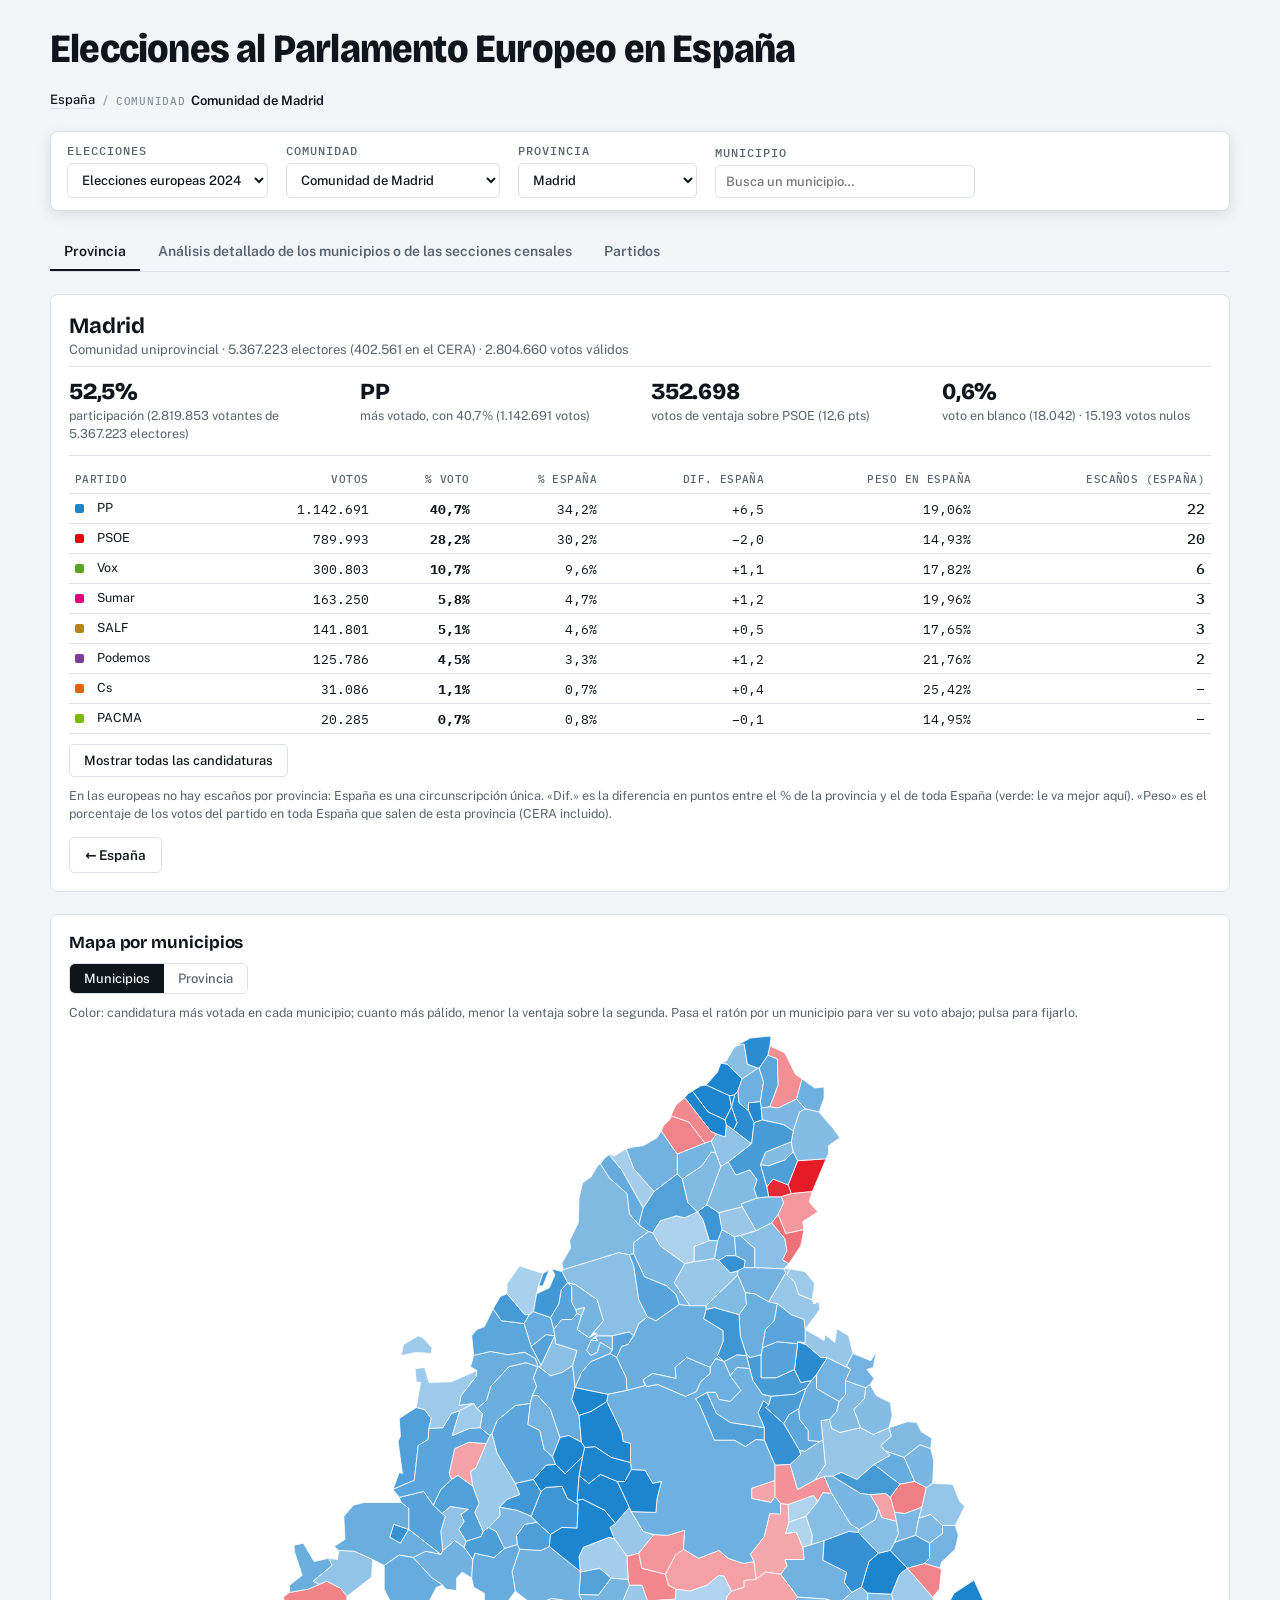
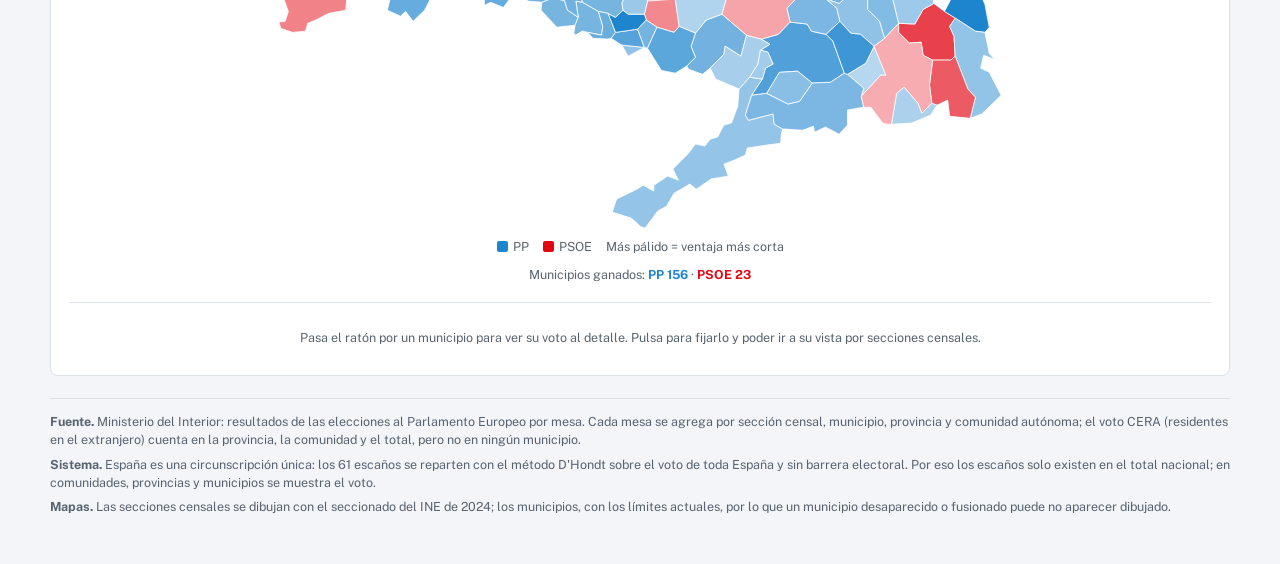
<file: provincia.html>
<!doctype html>
<html lang="es">
<head>
<meta charset="utf-8">
<meta name="viewport" content="width=device-width,initial-scale=1,viewport-fit=cover">
<meta name="description" content="Resultados finales de una provincia en las elecciones al Parlamento Europeo: voto, municipios y secciones censales.">
<title>Resultados por provincia</title>
<link rel="stylesheet" href="https://fonts.googleapis.com/css2?family=Bricolage+Grotesque:opsz,wght@12..96,600;12..96,800&family=Public+Sans:wght@400;500;600&family=IBM+Plex+Mono:wght@400;500&display=swap">
<link rel="stylesheet" href="css/style.css">
</head>
<body>
<div class="wrap">
  <div class="sitetitle"><a href="index.html">Elecciones al Parlamento Europeo en España</a></div>
  <div class="topbar">
    <nav class="crumbs" id="crumbs" aria-label="Migas de pan"></nav>
  </div>
  <div id="bar"></div>
<nav class="tabs" role="tablist" aria-label="Secciones"><button type="button" role="tab" id="tab-prov" aria-controls="p-prov" aria-selected="true">Provincia</button><button type="button" role="tab" id="tab-muns" aria-controls="p-muns" aria-selected="false" tabindex="-1">Análisis detallado de los municipios o de las secciones censales</button><button type="button" role="tab" id="tab-par" aria-controls="p-par" aria-selected="false" tabindex="-1">Partidos</button></nav>
  <div class="panel" id="p-prov" role="tabpanel" aria-labelledby="tab-prov">
  <div class="mapwrap provwrap">
    <section class="card mapcol">
      <h2 id="mapt">Mapa</h2>
      <div class="seg2" role="group" aria-label="Tipo de mapa"><button type="button" id="vMun" aria-pressed="true">Municipios</button><button type="button" id="vProv" aria-pressed="false">Provincia</button></div>
      <p class="note" id="mapn"></p>
      <svg class="pmap munmap" id="pmap" role="img" aria-label="Mapa de la provincia"></svg>
      <div class="leg2" id="mleg"></div>
      <p class="mapnote" id="mapnote"></p>
    </section>
    <section class="card pd" id="pd"></section>
  </div>
  </div>
  <div class="panel" id="p-muns" role="tabpanel" aria-labelledby="tab-muns" hidden>
  <section class="card" id="pbcard"></section>
  <div class="cols one">
    <section class="card">
      <h2 id="mtt">Municipios de la provincia</h2>
      <p class="note" id="mtn">Pulsa una fila para ver el municipio, con el resultado por secciones censales. Ordena con las cabeceras.</p>
      <label class="fld sel" style="max-width:260px"><span class="lbl">Filtrar por nombre</span><input id="mfilt" class="in" style="border:1px solid var(--rule);padding:7px 9px" placeholder="Escribe…"></label>
      <div class="tw tall"><table class="pt mt mun" id="mtab"></table></div>
    </section>
  </div>
  </div>
  <div class="panel" id="p-par" role="tabpanel" aria-labelledby="tab-par" hidden></div>
  <div class="notes" id="notes"></div>
</div>
<div class="tt" id="tt"></div>
<script src="js/lib.js" charset="utf-8"></script>
<script>
let PO = null, P, C, PJ, MAPM, M = [], MODE = 'mun', ALL = false, SORT = { k: 'censo', d: -1 }, FILT = '';
const PID = (() => { let p = Q.get('p') || DEF_PROV; return /^\d\d$/.test(p) ? p : DEF_PROV })();
if (AUTONOMAS[PID]) nav(hMun(AUTONOMAS[PID]));
const toG = loc => { const g = new Array(NP).fill(0); loc.forEach((v, j) => g[PJ.parties[j]] = v); return g };
function build() {
  M = PJ.m.map(m => { const v = toG(m[5]), w = winOf(v, m[3]), vt = v.reduce((a, b) => a + b, 0) + m[3] + m[4]; return { id: PID + m[0], c3: m[0], n: m[1], censo: m[2], bl: m[3], nu: m[4], v, w, part: m[2] ? vt / m[2] : 0, secs: m[6].length } });
}
function map() {
  const svg = $('#pmap'), MS = MAPM.ms, pw = winOf(P.v, P.bl), byId = {}; M.forEach(m => byId[m.c3] = m);
  svg.setAttribute('viewBox', `0 0 ${MAPM.w} ${MAPM.h}`); svg.classList.toggle('munmap', MODE === 'mun'); svg.classList.toggle('nob', MODE === 'prov');
  $('#vMun').setAttribute('aria-pressed', MODE === 'mun'); $('#vProv').setAttribute('aria-pressed', MODE === 'prov');
  $('#mapt').textContent = MODE === 'mun' ? 'Mapa por municipios' : 'Mapa de la provincia';
  $('#mapn').textContent = MODE === 'mun' ? 'Color: candidatura más votada en cada municipio; cuanto más pálido, menor la ventaja sobre la segunda. Pasa el ratón por un municipio para ver su voto abajo; pulsa para fijarlo.' : 'Color: candidatura más votada en la provincia; el tono refleja su ventaja en votos sobre la segunda.';
  if (MODE === 'prov' && PO && PO[PID] && pw) { const oldp = document.getElementById('upanel'); if (oldp) oldp.remove();
    svg.innerHTML = `<path d="${PO[PID]}" style="${shade(pw.w, pw.m, 0.22)};stroke:none"><title>${esc(P.n)} · ${esc(G.parties[pw.w].n)} ${fmt(pw.sh)} · ventaja ${nf(pw.m * 100, 1)} pts</title></path>`;
    $('#mleg').innerHTML = `<span><i style="background:${pcol(pw.w)}"></i>${esc(G.parties[pw.w].n)}</span>`; $('#mapnote').innerHTML = ''; return }
  const used = new Set(), op = pw ? (/fill-opacity:([\d.]+)/.exec(shade(pw.w, pw.m, 0.22)) || [0, 1])[1] : 1;
  svg.innerHTML = '<g' + (MODE === 'prov' ? ` style="opacity:${op}"` : '') + '>' + MS.map(([c3, name, d]) => { const m = byId[c3]; if (!m || !m.w) return `<path class="nd" d="${d}"><title>${esc(name)} · sin datos</title></path>`;
    if (MODE === 'prov') { used.add(pw.w); return `<path d="${d}" style="fill:${pcol(pw.w)};stroke:${pcol(pw.w)};stroke-width:1px" data-m="${m.id}"><title>${esc(P.n)} · ${esc(G.parties[pw.w].n)} ${fmt(pw.sh)}</title></path>` }
    used.add(m.w.w); return `<path d="${d}" style="${shade(m.w.w, m.w.m)}" data-m="${m.id}" tabindex="0" role="link" aria-label="${esc(name)}"><title>${esc(name)} · ${esc(G.parties[m.w.w].n)} ${fmt(m.w.sh)} · ventaja ${fmt(m.w.m)}</title></path>` }).join('') + '</g>';
  hoverFront(svg);
  const oldp = document.getElementById('upanel'); if (oldp) oldp.remove();
  if (MODE === 'mun') attachPanel(svg, 'path[data-m]', 'm', id => { const m = M.find(x => x.id === id); if (!m) return null;
    return { title: m.n, meta: `${nf(m.censo)} electores · ${nf(m.secs)} ${m.secs === 1 ? 'sección censal' : 'secciones censales'}`, v: m.v, bl: m.bl, nu: m.nu, censo: m.censo, ref: { v: P.v, bl: P.bl }, refName: 'la provincia',
      action: { label: 'Ver detallado por sección censal →', run: () => nav(hMun(m.id)) } } }, 'Pasa el ratón por un municipio para ver su voto al detalle. Pulsa para fijarlo y poder ir a su vista por secciones censales.');
  $('#mleg').innerHTML = [...used].map(i => `<span><i style="background:${pcol(i)}"></i>${esc(G.parties[i].n)}</span>`).join('') + (MODE === 'mun' ? '<span>Más pálido = ventaja más corta</span>' : '');
  const cnt = {}; M.forEach(m => { if (m.w) cnt[m.w.w] = (cnt[m.w.w] || 0) + 1 });
  $('#mapnote').innerHTML = 'Municipios ganados: ' + Object.keys(cnt).sort((a, b) => cnt[b] - cnt[a]).slice(0, 5).map(i => `<b style="color:${pcol(i)}">${esc(G.parties[i].n)} ${nf(cnt[i])}</b>`).join(' · ');
}
function detail() {
  const multi = C.provs.length > 1, pa = shares(P.v, P.bl), ca = shares(C.v, C.bl), na = shares(G.nat.v, G.nat.bl), vt = pa.valid + P.nu, w = winOf(P.v, P.bl), t2 = w && w.s >= 0 ? w.s : -1;
  let ks = A.order.filter(i => pa.row[i] >= 0.005 || A.order.indexOf(i) < 8); if (ALL) ks = A.order;
  const dif = d => `<span class="${d >= 0 ? 'gd' : 'bd'}">${pts(d) || '0,0'}</span>`;
  $('#pd').innerHTML = `<h3>${esc(P.n)}</h3><div class="meta">${multi ? esc(C.n) : 'Comunidad uniprovincial'} · ${nf(P.censo)} electores${P.cera_censo ? ` (${nf(P.cera_censo)} en el CERA)` : ''} · ${nf(pa.valid)} votos válidos</div>
  <div class="kpis k4"><div><b>${fmt(vt / P.censo)}</b><span>participación (${nf(vt)} votantes de ${nf(P.censo)} electores)</span></div>
  <div><b>${w ? esc(G.parties[w.w].n) : '–'}</b><span>más votado, con ${w ? fmt(w.sh) : '–'} (${w ? nf(P.v[w.w]) : '–'} votos)</span></div>
  <div><b>${w && t2 >= 0 ? nf(P.v[w.w] - P.v[t2]) : '–'}</b><span>votos de ventaja sobre ${t2 >= 0 ? esc(G.parties[t2].n) : '–'}${w && t2 >= 0 ? ` (${nf(w.m * 100, 1)} pts)` : ''}</span></div>
  <div><b>${fmt(P.bl / pa.valid)}</b><span>voto en blanco (${nf(P.bl)}) · ${nf(P.nu)} votos nulos</span></div></div>
  <div class="tw"><table class="pt mt prt vt"><thead><tr><th>Partido</th><th>Votos</th><th>% voto</th>${multi ? '<th title="Diferencia en puntos con la comunidad">Dif. comunidad</th>' : ''}<th>% España</th><th title="Diferencia en puntos con toda España">Dif. España</th><th title="Parte del voto del partido en toda España que sale de esta provincia">Peso en España</th><th title="Escaños del partido en toda España">Escaños (España)</th></tr></thead><tbody>${ks.map(i =>
    `<tr><td><span class="wn">${swatch(i)}${esc(G.parties[i].n)}</span></td><td class="num">${nf(P.v[i])}</td><td class="num"><b>${fmt(pa.row[i])}</b></td>${multi ? `<td class="num">${dif(pa.row[i] - ca.row[i])}</td>` : ''}<td class="num">${fmt(na.row[i])}</td><td class="num">${dif(pa.row[i] - na.row[i])}</td><td class="num">${G.nat.v[i] ? fmt(P.v[i] / G.nat.v[i], 2) : '–'}</td><td class="num s2">${G.nat.es[i] || '–'}</td></tr>`).join('')}</tbody></table></div>
  <p style="margin:10px 0 0"><button type="button" class="ghost" id="allp">${ALL ? 'Mostrar solo los principales' : 'Mostrar todas las candidaturas'}</button></p>
  <p class="note" style="margin:10px 0 0">En las europeas no hay escaños por provincia: España es una circunscripción única. «Dif.» es la diferencia en puntos entre el % de la provincia y el de ${multi ? 'la comunidad o ' : ''}toda España (verde: le va mejor aquí). «Peso» es el porcentaje de los votos del partido en toda España que salen de esta provincia (CERA incluido).</p>
  <p style="margin:14px 0 0" class="navbtns">${multi ? `<a class="btnlk ghost" href="${hCc(C.id)}">← ${esc(C.n)}</a>` : ''}<a class="btnlk ghost" href="${href('index.html')}">← España</a></p>`;
  $('#allp').onclick = () => { ALL = !ALL; detail() };
}
let PBS, PBM = 'mun', A;
function pblock() {
  const ps = G.parties.map((x, i) => i).filter(i => M.some(m => m.v[i] > 0)).sort((a, b) => P.v[b] - P.v[a]).slice(0, 16);
  PBS = PBS || { party: ps[0], ord: 'pct_desc' };
  let units;
  if (PBM === 'mun') units = M.map(m => ({ key: m.id, name: m.n, censo: m.censo, part: m.part, v: m.v, bl: m.bl, nu: m.nu }));
  else { units = []; PJ.m.forEach(mm => mm[6].forEach(s => { const v = toG(s.slice(4)), valid = v.reduce((a, b) => a + b, 0) + s[2];
    units.push({ key: PID + mm[0], name: `${mm[1]} · Dist. ${s[0].slice(0, 2)} Sec. ${s[0].slice(2)}`, censo: s[1], part: s[1] ? (valid + s[3]) / s[1] : 0, v, bl: s[2], nu: s[3] }) })) }
  const mun = PBM === 'mun';
  partyBlock($('#pbcard'), { state: PBS, ps, units, parent: { v: P.v, bl: P.bl }, parentName: 'de la provincia',
    modes: [{ id: 'mun', label: 'Por municipio' }, { id: 'sec', label: 'Por sección censal' }], mode: PBM, onMode: x => { PBM = x; pblock() },
    unitName: mun ? 'Municipio' : 'Sección censal', unitsPl: mun ? 'municipios' : 'secciones censales',
    note: 'El número junto al nombre es su voto en la provincia. Elige un partido, el nivel (municipios o secciones censales) y cómo ordenar: la tabla muestra los diez primeros.',
    chipSub: j => nf(P.v[j]), onRow: id => nav(hMun(id)) });
}
function mtable() {
  const ps = G.parties.map((x, i) => i).filter(i => M.some(m => m.v[i] > 0)).sort((a, b) => P.v[b] - P.v[a]).slice(0, 16);
  const val = m => m.v.reduce((a, b) => a + b, 0) + m.bl;
  const rows = M.filter(m => m.n.toLowerCase().includes(FILT.toLowerCase())).map(m => { const o = { m, censo: m.censo, part: m.part, ganador: m.w ? G.parties[m.w.w].n : '', sh: m.w ? m.w.sh : 0, margen: m.w ? m.w.m : 0, name: m.n, valid: val(m), bl: m.bl, nu: m.nu };
    o.pbl = o.valid ? m.bl / o.valid : 0; ps.forEach(i => o['p' + i] = o.valid ? m.v[i] / o.valid : 0); return o });
  const k = SORT.k; rows.sort((a, b) => (typeof a[k] === 'string' ? a[k].localeCompare(b[k], 'es') : a[k] - b[k]) * SORT.d);
  const th = (key, lab, cls = '') => `<th data-s="${key}" ${SORT.k === key ? `aria-sort="${SORT.d > 0 ? 'ascending' : 'descending'}"` : ''} class="${cls}">${lab}</th>`;
  const cell = (sh, v) => `<td class="num pc">${fmt(sh)}<small>${nf(v)}</small></td>`;
  $('#mtab').innerHTML = `<thead><tr>${th('name', 'Municipio', 'stk')}${th('censo', 'Electores')}${th('part', 'Particip.')}${th('ganador', 'Más votado')}${th('sh', '% ganador')}${th('margen', 'Ventaja')}${ps.map(i => th('p' + i, `<span class="wn">${swatch(i)}${esc(G.parties[i].n)}</span>`)).join('')}${th('pbl', 'En blanco')}${th('nu', 'Nulos')}</tr></thead><tbody>${rows.map(r => `<tr class="rw" data-m="${r.m.id}"><td class="stk">${esc(r.m.n)}</td><td class="num">${nf(r.m.censo)}</td><td class="num">${fmt(r.m.part)}</td><td>${r.m.w ? `<span class="wn">${swatch(r.m.w.w)}${esc(r.ganador)}</span>` : '–'}</td><td class="num">${r.m.w ? fmt(r.sh) : '–'}</td><td class="num">${r.m.w ? nf(r.margen * 100, 1) + ' pts' : '–'}</td>${ps.map(i => cell(r['p' + i], r.m.v[i])).join('')}${cell(r.pbl, r.bl)}<td class="num">${nf(r.nu)}</td></tr>`).join('')}</tbody>`;
  $('#mtab').querySelectorAll('th[data-s]').forEach(t => t.onclick = () => { const kk = t.dataset.s; SORT = { k: kk, d: SORT.k === kk ? -SORT.d : (kk === 'name' || kk === 'ganador' ? 1 : -1) }; mtable() });
  $('#mtab').querySelectorAll('tr.rw').forEach(t => t.onclick = () => { nav(hMun(t.dataset.m)) });
}
let SECP = null;
function partidos() {
  const ps = A.order.slice(0, 16), units = [];
  PJ.m.forEach(mm => mm[6].forEach(x => units.push({ key: mm[0] + x[0], name: `${mm[1]} · Dist. ${x[0].slice(0, 2)} Sec. ${x[0].slice(2)}`, v: toG(x.slice(4)), bl: x[2], link: hMun(PID + mm[0]) })));
  const lv = [{ id: 'mun', label: 'Municipios', one: 'Municipio', pl: 'municipios', labels: false, units: M.map(m => ({ key: m.c3, name: m.n, v: m.v, bl: m.bl, link: hMun(m.id) })),
    draw: (h, st, tx, ti, pk) => ptSvg(h, MAPM.ms.map(x => [x[0], x[2]]), `0 0 ${MAPM.w} ${MAPM.h}`, st, null, ti, pk) }];
  if (SECP) lv.push({ id: 'sec', label: 'Secciones censales', one: 'Sección', pl: 'secciones censales', labels: false, units, draw: (h, st, tx, ti, pk) => ptSvg(h, SECP.s, 'fit', st, null, ti, pk, true) });
  partyTab($('#p-par'), { ps, parent: { name: P.n, short: 'provincia', v: P.v, bl: P.bl }, chipSub: j => nf(G.nat.es[j]) + ' esc.',
    note: 'El número junto al nombre es su número de escaños en España. Elige un partido para ver su porcentaje de voto en cada municipio o sección censal de la provincia.', levels: lv });
}
(async () => {
  try {
    await loadG(); P = G.prov[G.pi[PID]]; C = G.cc[G.ci[P.cc]];
    A = { order: P.v.map((x, i) => i).filter(i => P.v[i] > 0).sort((a, b) => P.v[b] - P.v[a]) };
    [PJ, MAPM, PO] = await Promise.all([loadProv(PID), loadMunMap(PID), jget('mapas/prov_out.json').catch(() => null)]);
    build(); setPill(); document.title = P.n + ' · europeas ' + G.year;
    crumbs(C.provs.length > 1 ? [{ t: 'España', h: href('index.html') }, { l: 'Comunidad', t: C.n, h: hCc(C.id) }, { l: 'Provincia', t: P.n }] : [{ t: 'España', h: href('index.html') }, { l: 'Comunidad', t: C.n }]);
    await mountBar(PID); mountTabs();
    map(); detail(); mtable(); pblock();
    SECP = await loadSecMap(PID); partidos();
    $('#vMun').onclick = () => { MODE = 'mun'; map() }; $('#vProv').onclick = () => { MODE = 'prov'; map() };
    $('#mfilt').oninput = e => { FILT = e.target.value; mtable() };
    $('#notes').innerHTML = notesHTML();
  } catch (e) { console.error(e) }
})();
</script>
</body>
</html>
</file>
<file: css/style.css>
/* Layout: cabecera editorial con titular dinámico, control de tiempo, dos columnas (voto | curva), hemiciclo + tabla, cuadrícula de provincias y escaños disputados */
:root{
  --bg:#f3f5f8; --surface:#ffffff; --ink:#10151c; --muted:#59636f; --faint:#8a94a1; --rule:#dce1e8; --track:#e8ecf1;
  --live:#c2410c; --live-bg:#fff1e8; --focus:#1d4ed8;
  --c-PP:#1d84ce; --c-PSOE:#e30613; --c-VOX:#5aa31f; --c-SUMAR:#e6007e; --c-PODEMOS:#7b3f98; --c-SALF:#b8860b;
  --c-ERC:#e8890c; --c-JUNTS:#00a99d; --c-BILDU:#8a9a0a; --c-PNV:#0b6b3a; --c-BNG:#3aa0c4; --c-CC:#d9b800; --c-UPN:#a3324a; --c-OTROS:#8a94a1;
  --f-display:'Bricolage Grotesque','Arial Narrow',system-ui,sans-serif; --f-body:'Public Sans',system-ui,sans-serif; --f-mono:'IBM Plex Mono',ui-monospace,monospace;
}
@media (prefers-color-scheme:dark){:root:not([data-theme="light"]){
  --bg:#0d1117; --surface:#161b22; --ink:#eef1f5; --muted:#a5afbb; --faint:#7a8593; --rule:#2a313b; --track:#242b35;
  --live:#fb923c; --live-bg:#2a1a10; --focus:#7aa2ff;
  --c-PP:#4aa3e8; --c-PSOE:#f0535b; --c-VOX:#7cc43a; --c-SUMAR:#f2489f; --c-PODEMOS:#a678c6; --c-SALF:#d6a428;
  --c-ERC:#f29a2a; --c-JUNTS:#2bc7ba; --c-BILDU:#adc12a; --c-PNV:#3aa56a; --c-BNG:#5bbbdc; --c-CC:#ecc82a; --c-UPN:#cf5a73; --c-OTROS:#7a8593; color-scheme:dark}}
:root[data-theme="dark"]{
  --bg:#0d1117; --surface:#161b22; --ink:#eef1f5; --muted:#a5afbb; --faint:#7a8593; --rule:#2a313b; --track:#242b35;
  --live:#fb923c; --live-bg:#2a1a10; --focus:#7aa2ff;
  --c-PP:#4aa3e8; --c-PSOE:#f0535b; --c-VOX:#7cc43a; --c-SUMAR:#f2489f; --c-PODEMOS:#a678c6; --c-SALF:#d6a428;
  --c-ERC:#f29a2a; --c-JUNTS:#2bc7ba; --c-BILDU:#adc12a; --c-PNV:#3aa56a; --c-BNG:#5bbbdc; --c-CC:#ecc82a; --c-UPN:#cf5a73; --c-OTROS:#7a8593; color-scheme:dark}
*{box-sizing:border-box}
body{background:var(--bg);color:var(--ink);font-family:var(--f-body);font-size:15px;line-height:1.45;padding-inline:16px;padding-block:20px 40px}
.wrap{max-width:1180px;margin-inline:auto;display:flex;flex-direction:column;gap:22px}
.kick{display:flex;flex-wrap:wrap;gap:10px 14px;align-items:center;font:500 12px/1 var(--f-mono);letter-spacing:.08em;text-transform:uppercase;color:var(--muted)}
.pill{padding:5px 9px;border-radius:3px;background:var(--live-bg);color:var(--live);font-weight:500}
.pill::before{content:"";display:inline-block;width:7px;height:7px;border-radius:50%;background:var(--live);margin-right:7px;vertical-align:1px}
h1{font:800 clamp(28px,5vw,48px)/1.04 var(--f-display);letter-spacing:-.02em;text-wrap:balance;margin:12px 0 10px;font-stretch:90%}
.sub{max-width:78ch;color:var(--muted);font-size:15.5px;margin:0}
.sub b{color:var(--ink);font-weight:600}
.ctrl{display:flex;flex-wrap:wrap;gap:12px 18px;align-items:center;background:var(--surface);border:1px solid var(--rule);border-radius:8px;padding:12px 16px}
.ctrl{position:sticky;top:8px;z-index:30;box-shadow:0 4px 14px rgba(0,0,0,.12)}
@media(max-width:560px){.ctrl{padding:8px 10px;gap:6px 10px}.ctrl .big{font-size:18px;min-width:5ch}.ctrl button{padding:6px 10px}.ctrl .rng{order:5;flex-basis:100%}.ctrl .ord .lbl{display:none}.ctrl .ord select{padding:5px 6px;max-width:150px}}
.ctrl button{font:500 13px var(--f-body);border:1px solid var(--ink);background:var(--ink);color:var(--bg);padding:8px 14px;border-radius:5px;cursor:pointer}
.ctrl button:hover{opacity:.88}
.ctrl .rng{flex:1 1 260px;display:flex;flex-direction:column;gap:4px;min-width:0}
.ctrl input[type=range]{width:100%;accent-color:var(--ink)}
.ctrl .big{font:500 22px var(--f-mono);font-variant-numeric:tabular-nums;min-width:7ch}
.ctrl label{font-size:13px;color:var(--muted);display:flex;gap:7px;align-items:center}
.ord{display:flex;flex-direction:column;gap:4px}
.ord select{font:500 13px var(--f-body);background:var(--surface);color:var(--ink);border:1px solid var(--rule);border-radius:5px;padding:7px 9px}
.ctrl label.lbl{display:block}
.lbl{font:500 11.5px/1.2 var(--f-mono);letter-spacing:.09em;text-transform:uppercase;color:var(--muted)}
.cols{display:grid;grid-template-columns:minmax(0,5fr) minmax(0,6fr);gap:22px}
@media(max-width:860px){.cols{grid-template-columns:minmax(0,1fr)}}
.card{background:var(--surface);border:1px solid var(--rule);border-radius:8px;padding:18px;min-width:0}
.card h2{font:700 17px/1.2 var(--f-display);margin:0 0 3px;letter-spacing:-.005em}
.card .note{font-size:12.5px;color:var(--muted);margin:0 0 14px}
.rows{display:flex;flex-direction:column;gap:11px}
.prow .top{display:flex;align-items:baseline;gap:8px}
.prow .nm{font-weight:600;font-size:14.5px}
.prow .sw{width:9px;height:9px;border-radius:2px;display:inline-block;margin-right:6px}
.prow .pc{margin-left:auto;font:500 21px var(--f-mono);font-variant-numeric:tabular-nums}
.prow .mg{font:400 11.5px var(--f-mono);color:var(--muted);min-width:5.5ch;text-align:right}
.bar{position:relative;height:8px;background:var(--track);border-radius:2px;margin-top:5px}
.bar i{position:absolute;left:0;top:0;bottom:0;border-radius:2px 0 0 2px}
.bar u{position:absolute;top:-3px;bottom:-3px;width:2px;background:var(--ink);text-decoration:none}
.bar s{position:absolute;top:-1px;bottom:-1px;width:0;border-left:2px dotted var(--faint);text-decoration:none}
.prow .ft{font-size:11.5px;color:var(--faint);margin-top:3px}
.legend{display:flex;flex-wrap:wrap;gap:6px 16px;font-size:12px;color:var(--muted);margin-top:14px;border-top:1px solid var(--rule);padding-top:11px}
.legend span::before{content:"";display:inline-block;margin-right:6px;vertical-align:middle}
.lg1::before{width:2px;height:12px;background:var(--ink)}
.lg2::before{height:12px;border-left:2px dotted var(--faint)}
.lg3::before{width:14px;height:8px;background:var(--track)}
svg text{font-family:var(--f-mono)}
#chart{width:100%;height:auto;display:block}
.tt{position:fixed;z-index:20;pointer-events:none;background:var(--ink);color:var(--bg);padding:8px 10px;border-radius:5px;font:12px/1.5 var(--f-mono);display:none;max-width:260px}
.seatsgrid{display:grid;grid-template-columns:minmax(0,1fr) minmax(0,1fr);gap:22px;align-items:start}
@media(max-width:860px){.seatsgrid{grid-template-columns:minmax(0,1fr)}}
.hemi{position:relative}
.hemi .mid{position:absolute;left:0;right:0;bottom:6px;text-align:center}
.hemi .n{font:800 clamp(30px,8vw,44px)/1 var(--f-display);letter-spacing:-.02em}
.hemi .lbl{font-size:10px}
.tbl{width:100%;border-collapse:collapse;font-size:13.5px}
.tbl th{font:500 11px var(--f-mono);letter-spacing:.07em;text-transform:uppercase;color:var(--muted);text-align:right;padding:0 0 7px 8px;border-bottom:1px solid var(--rule)}
.tbl th:first-child,.tbl td:first-child{text-align:left;padding-left:0}
.tbl td{padding:7px 0 7px 8px;text-align:right;border-bottom:1px solid var(--rule);font-variant-numeric:tabular-nums}
.tbl td.s{font:500 17px var(--f-mono)}
.tbl td.r,.tbl td.d{font:400 12.5px var(--f-mono);color:var(--muted)}
.tbl .sw{width:9px;height:9px;border-radius:2px;display:inline-block;margin-right:7px}
.maj{display:flex;flex-wrap:wrap;gap:8px 22px;margin-top:14px;font-size:13px;color:var(--muted)}
.maj b{color:var(--ink);font:500 15px var(--f-mono)}
.mapwrap{display:grid;grid-template-columns:minmax(0,3fr) minmax(0,2fr);gap:22px;align-items:start}
@media(max-width:860px){.mapwrap{grid-template-columns:minmax(0,1fr)}}
.mapsvg{width:100%;height:auto;display:block;max-width:640px;margin:0 auto}
.mapsvg path,.mapsvg rect.sqr{stroke:var(--card);stroke-width:1.6;stroke-linejoin:round;cursor:pointer;transition:fill-opacity .25s}
.mapsvg .sel{stroke:var(--ink);stroke-width:4}
.mapsvg [data-id]:focus-visible{outline:none;stroke:var(--focus);stroke-width:4}
.mapsvg text{font:600 15px var(--f-mono);fill:#fff;text-anchor:middle;dominant-baseline:central;pointer-events:none;paint-order:stroke;stroke:rgba(0,0,0,.35);stroke-width:2.5px}
.mapsvg .bx{fill:none;stroke:var(--faint);stroke-width:1.2;stroke-dasharray:5 4}
.mapsvg .bt{font:500 13px var(--f-body);fill:var(--muted);stroke:none;text-anchor:start}
.leg{display:flex;flex-wrap:wrap;gap:6px 14px;font-size:12.5px;color:var(--muted);margin-top:10px;align-items:center}
.leg i{display:inline-block;width:10px;height:10px;border-radius:2px;margin-right:5px;vertical-align:-1px}
.gobtn{font:500 13px var(--f-body);border:1px solid var(--ink);background:var(--ink);color:var(--bg);padding:8px 14px;border-radius:5px;cursor:pointer}.gobtn:focus-visible{outline:3px solid var(--focus);outline-offset:2px}
.pd h3{font:700 20px var(--f-display);margin:0 0 2px}
.pd .meta{color:var(--muted);font-size:13px;margin-bottom:12px}
.ls{display:flex;flex-direction:column}
.ls .ax,.ls .row{display:grid;grid-template-columns:minmax(96px,150px) minmax(0,1fr) minmax(70px,120px);gap:12px;align-items:center}
.ls .ax{font:500 11.5px var(--f-mono);color:var(--muted);padding-bottom:6px;border-bottom:1px solid var(--rule)}
.ls .ax .tk{position:relative;height:14px}
.ls .ax .tk span{position:absolute;transform:translateX(-50%);white-space:nowrap}
.ls .ax .tk span:first-child{transform:none}.ls .ax .tk span:last-child{transform:translateX(-100%)}
.ls .ax .hh{text-align:right}
.ls .row{background:none;border:0;border-bottom:1px solid var(--rule);padding:0;width:100%;text-align:left;color:inherit;cursor:pointer;font-family:inherit;min-height:50px}
.ls .row:focus-visible{outline:3px solid var(--focus);outline-offset:1px}
.ls .row:hover{background:var(--track)}
.ls .nm{font-size:13.5px;line-height:1.2}.ls .nm b{display:block;font-weight:600}.ls .nm small{color:var(--muted);font:11.5px var(--f-mono)}
.ls .tr{position:relative;height:50px}
.ls .tr::before{content:"";position:absolute;left:0;right:0;top:34px;height:1px;background:var(--rule)}
.ls .tr .g{position:absolute;top:0;bottom:0;width:1px;background:var(--rule);opacity:.6}
.ls .tr .sq{position:absolute;top:28px;width:13px;height:13px;border-radius:2px;transform:translateX(-50%)}
.ls .tr .lb{position:absolute;top:8px;font:600 12px var(--f-body);white-space:nowrap}
.ls .hd{font:600 13.5px var(--f-body);text-align:right}
@media(max-width:560px){.ls .ax,.ls .row{grid-template-columns:78px minmax(0,1fr) 64px;gap:6px}.ls .ax .tk span.o{display:none}.ls .ax .hh{font-size:10px;line-height:1.1}.ls .hd{overflow-wrap:anywhere}.ls .lb{font-size:10.5px}.ls .hd{font-size:12px}}
.foot{font-size:12.5px;color:var(--muted);display:flex;flex-direction:column;gap:8px;border-top:1px solid var(--rule);padding-top:16px}
.foot code{font:12px var(--f-mono);background:var(--track);padding:1px 5px;border-radius:3px}

.chips{display:flex;flex-wrap:wrap;gap:6px;margin:0 0 12px}
.chip{display:inline-flex;align-items:center;gap:6px;font:500 12.5px var(--f-body);color:var(--muted);background:var(--surface);border:1px solid var(--rule);border-radius:999px;padding:5px 11px 5px 9px;cursor:pointer}
.chip i{width:9px;height:9px;border-radius:2px;background:var(--c);display:inline-block;opacity:.35}
.chip[aria-pressed="true"]{color:var(--ink);border-color:var(--ink)}
.chip[aria-pressed="true"] i{opacity:1}
.chip:focus-visible{outline:3px solid var(--focus);outline-offset:1px}
.vals{display:grid;grid-template-columns:repeat(auto-fill,minmax(210px,1fr));gap:10px;margin-top:14px;border-top:1px solid var(--rule);padding-top:12px}
.val .vn{font-weight:600;font-size:13.5px;display:flex;align-items:center;gap:6px;margin-bottom:4px}
.val .sw{width:9px;height:9px;border-radius:2px;display:inline-block}
.val .vr{display:grid;grid-template-columns:22px minmax(0,1fr) auto;gap:8px;align-items:center;font-size:12.5px;color:var(--muted);padding:2px 0}
.val .vr b{font:500 14px var(--f-mono);color:var(--ink);font-variant-numeric:tabular-nums}
.ln{display:block;height:0;border-top:3px solid var(--c)}
.ln.cnt{border-top:2px dashed var(--c)}
.gwrap{margin-top:26px;border-top:1px solid var(--rule);padding-top:18px}
.gwrap h3{font:700 16px var(--f-display);margin:0 0 3px}
.grow{display:grid;grid-template-columns:minmax(0,230px) minmax(0,1fr);gap:6px 18px;align-items:end;padding:10px 0;border-bottom:1px solid var(--rule)}
.grow:last-of-type{border-bottom:0}
@media(max-width:760px){.grow{grid-template-columns:minmax(0,1fr)}}
.gt{font-weight:600;font-size:14.5px}
.gs{font-size:12.5px;color:var(--muted);margin-top:2px}
.gs b{font:500 13px var(--f-mono);color:var(--ink)}
.gsvg{width:100%;height:auto;display:block}
details summary{cursor:pointer;color:var(--ink);font-weight:600}

/* Poll of polls 29N: panel de estimación. Retícula: cabecera editorial, barra de controles fija, dos columnas (voto | evolución), escaños, tabla de encuestas, mapa y microdatos. Tokens heredados del panel de escrutinio. */
.ctrl{align-items:flex-end}
.ctrl .fld{display:flex;flex-direction:column;align-items:stretch;gap:5px;min-width:0;font-size:13px;color:var(--muted)}
.ctrl .fld .rg{display:flex;align-items:center;gap:10px}
.ctrl .fld .rg input{width:140px;max-width:100%}
.ctrl .big{font:500 15px var(--f-mono);min-width:4.6ch;color:var(--ink)}
.fld select,.advgrid select{font:500 13px var(--f-body);background:var(--surface);color:var(--ink);border:1px solid var(--rule);border-radius:5px;padding:7px 9px;max-width:100%}
fieldset.fld{border:0;margin:0;padding:0}
fieldset.fld legend{padding:0;margin-bottom:5px}
.seg>span{display:inline-flex;border:1px solid var(--rule);border-radius:5px;overflow:hidden;background:var(--surface)}
.seg input{position:absolute;opacity:0;pointer-events:none}
.seg label{padding:7px 11px;font:500 13px var(--f-body);color:var(--muted);cursor:pointer;display:block}
.seg input:checked+label{background:var(--ink);color:var(--bg)}
.seg input:focus-visible+label{outline:3px solid var(--focus);outline-offset:-3px}
.ctrl{top:calc(8px + env(safe-area-inset-top,0px))}
@media(max-width:560px){.ctrl{position:static}.ctrl .fld .rg input{width:100%}.ctrl .fld{flex:1 1 140px}}
.bar .rgw{position:absolute;top:2px;height:4px;border-radius:2px;background:var(--ink);opacity:.22}
.lg2::before{border-left:2px dotted var(--faint)}
.lg1::before{width:0;border-left:2px dotted var(--faint);height:12px;background:none}
.legend .lg2::before{width:14px;height:4px;border:0;background:var(--ink);opacity:.22;border-radius:2px}
.legend .lg3::before{width:14px;height:8px;background:var(--c-PP);opacity:.8}
.rowhead{display:flex;flex-wrap:wrap;gap:12px 20px;align-items:flex-start;justify-content:space-between}
.rowhead>div:first-child{flex:1 1 360px;min-width:0}
.btns{display:flex;gap:8px;flex-wrap:wrap}
.ghost{font:500 13px var(--f-body);border:1px solid var(--rule);background:var(--surface);color:var(--ink);padding:8px 14px;border-radius:5px;cursor:pointer}
.ghost:hover{border-color:var(--ink)}
.ghost:focus-visible{outline:3px solid var(--focus);outline-offset:2px}
.tw{overflow-x:auto;max-width:100%;margin-top:6px}
.pt{width:100%;border-collapse:collapse;font-size:13px;min-width:880px}
.pt.mt{min-width:560px}
.pt th{font:500 11px var(--f-mono);letter-spacing:.07em;text-transform:uppercase;color:var(--muted);text-align:left;padding:0 8px 7px;border-bottom:1px solid var(--rule);white-space:nowrap}
.pt td{padding:5px 8px;border-bottom:1px solid var(--rule);vertical-align:middle}
.pt .c{text-align:center;width:44px;padding-inline:4px}
.pt th:nth-child(n+4):not(:last-child),.pt td.num{text-align:right}
.pt.mt th:not(:first-child){text-align:right}
.pt .num{font-variant-numeric:tabular-nums;font-family:var(--f-mono)}
.pt tr.off td{opacity:.5}
.pt tr.off td.c,.pt tr.off .in{opacity:1}
.pt tr.grp td{font:600 12px var(--f-body);color:var(--ink);padding-top:12px;border-bottom:1px solid var(--ink)}
.pt tr.sel td{background:var(--track);font-weight:600}
.pt td .sw{width:9px;height:9px;border-radius:2px;display:inline-block;margin-right:7px}
.pt .to{font-size:12.5px;color:var(--muted)}
.pt td.up{color:var(--c-PP);font-weight:600}.pt td.dn{color:var(--c-PSOE);font-weight:600}
.in{font:13px var(--f-body);color:var(--ink);background:var(--surface);border:1px solid transparent;border-radius:4px;padding:5px 6px;width:100%;min-width:0}
.in:hover{border-color:var(--rule)}
.in:focus-visible{outline:2px solid var(--focus);outline-offset:0;border-color:transparent}
.in.num{text-align:right;font-family:var(--f-mono);width:62px}
.in.q{width:48px}
.in.txt{min-width:210px;font-weight:600}
input[type=date].in{width:132px;font-family:var(--f-mono);font-size:12.5px}
.nm2{min-width:230px}
.nm2 .pn{display:block;font-size:11.5px;color:var(--faint);padding:2px 6px 0}
.nm2 .pn.warn{color:var(--live)}
.mu{display:inline-block;width:18px;height:18px;line-height:18px;text-align:center;border-radius:3px;background:var(--ink);color:var(--bg);font:600 11px var(--f-mono);margin-right:8px}
.pt td.ro{padding-inline:8px;color:var(--muted)}
.pt .pw{color:var(--ink);font-weight:500}
.pt .x{border:0;background:none;color:var(--muted);font-size:18px;line-height:1;cursor:pointer;padding:4px 8px;border-radius:4px}
.pt .x:hover{color:var(--live)}
.pt .x:focus-visible,.pt input[type=checkbox]:focus-visible{outline:3px solid var(--focus);outline-offset:1px}
.pt input[type=checkbox]{width:16px;height:16px;accent-color:var(--ink)}
.adv{margin-top:16px;border-top:1px solid var(--rule);padding-top:12px}
.advgrid{display:grid;grid-template-columns:repeat(auto-fill,minmax(250px,1fr));gap:14px 22px;margin:14px 0 8px}
.advgrid .fld{display:flex;flex-direction:column;gap:5px}
.advgrid .rg{display:flex;align-items:center;gap:10px}
.advgrid .rg input{flex:1 1 auto;min-width:0;accent-color:var(--ink)}
.advgrid .big{font:500 15px var(--f-mono);min-width:4.6ch}
.sh{font:700 16px var(--f-display);margin:22px 0 3px}
.mapsvg .bt{stroke:none;fill:var(--muted);text-anchor:start;font:500 13px var(--f-body)}
.mapsvg path,.mapsvg rect.sqr{stroke:var(--surface)}
.pd .tbl td.r{font:400 12.5px var(--f-mono);color:var(--muted)}
.foot a{color:var(--ink)}
.chip{cursor:pointer}
#hemin{font-variant-numeric:tabular-nums}
@media (prefers-reduced-motion:reduce){*{transition:none!important}}

.nm2 .pn[hidden]{display:none}

.panel{display:flex;flex-direction:column;gap:22px}
.tabs{display:flex;gap:4px;border-bottom:1px solid var(--rule);overflow-x:auto;max-width:100%}
.tabs button{font:600 14px var(--f-body);color:var(--muted);background:none;border:0;border-bottom:3px solid transparent;padding:10px 14px;cursor:pointer;white-space:nowrap;margin-bottom:-1px}
.tabs button:hover{color:var(--ink)}
.tabs button[aria-selected="true"]{color:var(--ink);border-bottom-color:var(--ink)}
.tabs button:focus-visible{outline:3px solid var(--focus);outline-offset:-3px;border-radius:4px}
.kpis{display:grid;grid-template-columns:repeat(auto-fit,minmax(190px,1fr));gap:14px 22px;margin:14px 0 16px;padding:12px 0;border-block:1px solid var(--rule)}
.kpis b{display:block;font:800 clamp(22px,4vw,30px)/1.1 var(--f-display);letter-spacing:-.01em;font-variant-numeric:tabular-nums}
.kpis span{display:block;font-size:12.5px;color:var(--muted);margin-top:3px}
#pk{margin-bottom:0;border-bottom:0;padding-bottom:0}
.provwrap{grid-template-columns:minmax(0,4fr) minmax(0,7fr)}
.partywrap{grid-template-columns:minmax(0,1fr) minmax(0,1fr)}
@media(max-width:860px){.provwrap,.partywrap{grid-template-columns:minmax(0,1fr)}}
.fld.sel{display:flex;flex-direction:column;gap:5px;margin:0 0 12px;max-width:320px}
.fld.sel select{font:500 14px var(--f-body);background:var(--surface);color:var(--ink);border:1px solid var(--rule);border-radius:5px;padding:8px 10px}
.pd .kpis{grid-template-columns:repeat(auto-fit,minmax(150px,1fr));margin-top:6px}
.pd .kpis b{font-size:clamp(18px,3vw,23px)}
.prt{min-width:620px}
.prt th,.prt td{padding-inline:6px}
.prt th{font-size:10.5px;letter-spacing:.04em}
.prt td.num,.prt th:not(:first-child){text-align:right}
.pt td.s2{font:500 15px var(--f-mono)}
.need small{font:500 11.5px var(--f-mono);margin-left:4px}
small.gd,td.gd{color:var(--good)}small.bd,td.bd{color:var(--bad)}
.pt td.gd,.pt td.bd{font-weight:600}
.lk{white-space:nowrap;font:600 13.5px var(--f-body);color:var(--ink);background:none;border:0;padding:3px 0;cursor:pointer;text-align:left;text-decoration:underline;text-decoration-color:var(--rule);text-underline-offset:3px}
.lk:hover{text-decoration-color:var(--ink)}
.lk:focus-visible{outline:3px solid var(--focus);outline-offset:2px;border-radius:3px}
.mut{color:var(--faint);font:11.5px var(--f-mono)}
.qs{display:flex;flex-direction:column;gap:5px;margin-top:6px}
.qr{display:grid;grid-template-columns:26px minmax(110px,170px) minmax(0,1fr) 56px;gap:10px;align-items:center;font-size:13px}
.qr small{color:var(--faint);font:11px var(--f-mono)}
.qn{font:500 12px var(--f-mono);color:var(--muted);text-align:right}
.qp .sw{width:9px;height:9px;border-radius:2px;display:inline-block;margin-right:7px}
.qb{position:relative;height:12px;background:var(--track);border-radius:2px;overflow:hidden}
.qb i{position:absolute;left:0;top:0;bottom:0;border-radius:2px}
.qr.out .qb{background:none;border:1px dashed var(--faint)}
.qr.out .qb i{opacity:.35}
.qr.out .qp,.qr.out .qv,.qr.out .qn{color:var(--faint)}
.qr.won:last-of-type{}
.qv{font:500 12.5px var(--f-mono);text-align:right;font-variant-numeric:tabular-nums}
.qr.out:first-of-type{}
.tw.tall{max-height:640px;overflow:auto}
.tw.tall thead th{position:sticky;top:0;background:var(--surface);z-index:1}
.sortb{display:flex;gap:6px;flex-wrap:wrap}
#tbl tr.clk{cursor:pointer}#tbl tr.clk:hover td{background:var(--track)}
.chip small{font:500 11.5px var(--f-mono);color:var(--muted);margin-left:2px}
.mapsvg text.ml{font:600 15px var(--f-mono);text-anchor:middle;dominant-baseline:central;pointer-events:none;paint-order:stroke;stroke-width:3px}
.mapsvg text.ml.lt{fill:#fff;stroke:rgba(0,0,0,.4)}
.mapsvg text.ml.dk{fill:var(--ink);stroke:var(--surface)}
.mapsvg text.ml.lg{font-size:26px;stroke-width:4px}
.mapsvg text.ml.sm{font-size:19px;stroke-width:3.5px}
#ptab{min-width:0}
.prt{font-size:12.5px}
.mapsvg text.bt{font:500 13px var(--f-body);text-anchor:start;dominant-baseline:auto;fill:var(--muted);stroke:none;paint-order:normal}
.pd h3{font:700 22px var(--f-display);margin:0 0 2px}
[hidden]{display:none!important}
.thrb{cursor:pointer}.thrb:focus{outline:none}.thrb:focus-visible rect:first-of-type,.thrb:hover rect:first-of-type{stroke:var(--ink);stroke-width:1.5}

/* ===== Resultados finales: añadidos ===== */
:root{--card:#ffffff;--good:#15803d;--bad:#c2410c;--live:#2f3a4a;--live-bg:#e8ecf1}
@media (prefers-color-scheme:dark){:root:not([data-theme="light"]){--card:#161b22;--good:#4ade80;--bad:#fb923c;--live:#c9d1db;--live-bg:#242b35}}
:root[data-theme="dark"]{--card:#161b22;--good:#4ade80;--bad:#fb923c;--live:#c9d1db;--live-bg:#242b35}
.pill::before{background:var(--good)}
.topbar{display:flex;flex-wrap:wrap;gap:12px 18px;align-items:center;justify-content:space-between}
.crumbs{display:flex;flex-wrap:wrap;align-items:center;gap:6px 8px;font:500 13px var(--f-body);color:var(--muted)}
.crumbs a{color:var(--ink);text-decoration:none;border-bottom:1px solid var(--rule);padding-bottom:1px}
.crumbs a:hover{border-bottom-color:var(--ink)}
.crumbs .sep{color:var(--faint)}
.crumbs .cur{color:var(--ink);font-weight:600}
.crumbs small{font:500 10.5px var(--f-mono);letter-spacing:.07em;text-transform:uppercase;color:var(--faint);margin-right:5px}
.navsel{display:flex;flex-wrap:wrap;gap:10px 14px;align-items:flex-end}
.navsel label{display:flex;flex-direction:column;gap:4px}
.navsel select,.navsel input{font:500 13px var(--f-body);background:var(--surface);color:var(--ink);border:1px solid var(--rule);border-radius:5px;padding:7px 9px;max-width:230px}
.navbtns{display:flex;flex-wrap:wrap;gap:10px}
.btnlk{display:inline-flex;align-items:center;gap:6px;font:600 13.5px var(--f-body);color:var(--bg);background:var(--ink);text-decoration:none;border:1px solid var(--ink);padding:9px 15px;border-radius:5px}
.btnlk.ghost{background:var(--surface);color:var(--ink);border-color:var(--rule)}
.btnlk:hover{opacity:.88}.btnlk:focus-visible{outline:3px solid var(--focus);outline-offset:2px}
.seg2{display:inline-flex;border:1px solid var(--rule);border-radius:6px;overflow:hidden;margin:6px 0 10px;flex-wrap:wrap}
.seg2 button{font:500 13px var(--f-body);background:var(--surface);color:var(--muted);border:0;padding:7px 14px;cursor:pointer}
.seg2 button[aria-pressed="true"]{background:var(--ink);color:var(--bg)}
.seg2 button:focus-visible{outline:3px solid var(--focus);outline-offset:-3px}
.toolrow{display:flex;flex-wrap:wrap;gap:6px 18px;align-items:center}
.toolrow .fld{display:flex;align-items:center;gap:8px;font-size:13px;color:var(--muted)}
.toolrow select{font:500 13px var(--f-body);background:var(--surface);color:var(--ink);border:1px solid var(--rule);border-radius:5px;padding:6px 8px;max-width:210px}
.pmap{width:100%;height:auto;display:block;margin:6px auto 0;max-height:640px}
.pmap path{stroke:var(--surface);stroke-width:1.6;stroke-linejoin:round;cursor:pointer}
.pmap path.nd{fill:var(--track);stroke:var(--faint);cursor:default}
.pmap path.cur{stroke:var(--ink);stroke-width:5}
.pmap path.ctx{cursor:pointer}
.pmap path.hl{stroke:var(--ink);stroke-width:4}
.pmap.sec path{stroke-width:.9}
.pmap.munmap path{stroke-width:1.2}
.leg2{display:flex;flex-wrap:wrap;gap:6px 14px;font-size:12.5px;color:var(--muted);margin-top:10px;align-items:center;justify-content:center}
.leg2 i{display:inline-block;width:11px;height:11px;border-radius:2px;margin-right:5px;vertical-align:-1px}
.mapnote{font-size:12.5px;color:var(--muted);margin:10px 0 0;text-align:center}
.mapcol{min-width:0}
.ls .row.static{cursor:default}.ls .row.static:hover{background:none}
.pt.vt{min-width:0}
.pt.vt td.num small{display:block;font:500 11px var(--f-mono);color:var(--muted);margin:0;text-align:right}
.pt.vt td.need small.gd,.pt.vt td.need small.bd{display:inline;margin-left:4px}
.pt.vt td.need span.v2{display:block;font:500 11px var(--f-mono);color:var(--muted);margin-top:1px}
.bar2{display:flex;align-items:center;gap:8px;min-width:90px}
.bar2 i{display:block;height:8px;border-radius:2px;min-width:2px}
.pt.mun th.s,.pt.mun td.s{cursor:pointer}
.pt.mun th[data-s]{cursor:pointer}
.pt.mun th[data-s]:hover{color:var(--ink)}
.pt.mun th[aria-sort]::after{content:" ▾";color:var(--ink)}
.pt.mun th[aria-sort="ascending"]::after{content:" ▴"}
.pt.mun tr.rw{cursor:pointer}.pt.mun tr.rw:hover td{background:var(--track)}
.pt.mun tr.hl td{background:var(--track)}
.pt .wn{display:inline-flex;align-items:center;gap:6px;white-space:nowrap}
.pt .wn i{width:9px;height:9px;border-radius:2px;display:inline-block}
.notes{font-size:12.5px;color:var(--muted);display:flex;flex-direction:column;gap:6px;border-top:1px solid var(--rule);padding-top:14px}
.kpis.k4{grid-template-columns:repeat(auto-fit,minmax(150px,1fr))}
.empty{padding:26px 8px;color:var(--muted);text-align:center;font-size:14px}
.srch{position:relative}
.srch input{width:260px;max-width:100%}
.bignum{font:800 clamp(30px,6vw,52px)/1 var(--f-display);letter-spacing:-.02em;font-variant-numeric:tabular-nums}
.tw.tall{max-height:560px}
@media(max-width:860px){.provwrap{grid-template-columns:minmax(0,1fr)}.navsel select,.navsel input{max-width:100%}}
.qr{grid-template-columns:26px minmax(110px,170px) minmax(0,1fr) 92px}
.qv small{display:block;color:var(--faint);font:10.5px var(--f-mono)}
.pd .meta{margin-bottom:6px}
.sorry{background:var(--live-bg);border-radius:6px;padding:10px 12px;font-size:13px;color:var(--muted);margin-top:12px}
.seatstrip{display:flex;flex-wrap:wrap;gap:3px;margin-top:14px;justify-content:center}
.seatstrip i{width:16px;height:16px;border-radius:3px;display:inline-block}
.sh{margin-top:22px}
.pmap path{vector-effect:non-scaling-stroke;stroke-width:1px}
.pmap.munmap path{stroke-width:.8px}
.pmap.sec path{stroke-width:.7px}
.pmap path.cur{stroke-width:2.6px}
.pmap path.hl{stroke-width:2.6px;stroke:var(--ink)}
.pt td.num{white-space:nowrap}
.fixbar{position:sticky;top:8px;z-index:30;align-items:flex-end;box-shadow:0 4px 14px rgba(0,0,0,.10)}
.fixbar .fld{display:flex;flex-direction:column;gap:5px;min-width:0}
.fixbar select,.fixbar input{font:500 13px var(--f-body);background:var(--surface);color:var(--ink);border:1px solid var(--rule);border-radius:5px;padding:8px 10px;max-width:100%}
.fixbar .srch input{width:260px}
@media(max-width:560px){.fixbar{position:static}.fixbar .fld{flex:1 1 100%}.fixbar .srch input{width:100%}}
.mapwrap.bigmap{grid-template-columns:minmax(0,7fr) minmax(0,3fr)}
.bigmap .mapsvg{max-width:880px}
.bigmap .tbl{font-size:12.5px}
@media(max-width:860px){.mapwrap.bigmap{grid-template-columns:minmax(0,1fr)}}
.sitetitle{font:800 clamp(26px,4.5vw,40px)/1.05 var(--f-display);letter-spacing:-.02em;font-stretch:90%;margin:0}
.sitetitle a{color:var(--ink);text-decoration:none}
.sitetitle a:hover{text-decoration:underline;text-decoration-thickness:2px;text-underline-offset:5px}
/* sin bordes entre unidades del mapa */
.pmap.sec path:not(.cur):not(.hl):not(.nd){stroke:none}
.pmap path[data-m]:hover,.pmap path[data-k]:hover{stroke:var(--ink)!important;stroke-width:2.2px!important}
.pmap.nob path:hover{stroke:inherit!important}
.pmap path{stroke-linejoin:round}
.cols.one{grid-template-columns:minmax(0,1fr)}
#part{padding:14px 18px}#part .kpis{margin:0}
#part .kpis{border:0;padding:0}
/* detalle a ancho completo primero, mapa a ancho completo después */
.mapwrap.provwrap,.mapwrap:has(#pmap){grid-template-columns:minmax(0,1fr)!important}
.mapwrap:has(#pmap) > .pd{order:-1}
.mapwrap:has(#pmap) .pmap{display:block;width:100%;height:auto;max-height:88vh;margin:0 auto}
.upanel{margin-top:18px;border-top:1px solid var(--rule);padding-top:16px}
.upanel .up-hint{margin:0;text-align:center;padding:10px 0}
.upanel .up-h h3{margin:0 0 2px}
.upanel .kpis.k3{display:grid;grid-template-columns:repeat(3,minmax(0,1fr));gap:18px;margin:14px 0}
@media(max-width:700px){.upanel .kpis.k3{grid-template-columns:1fr}}
.pmap path.pin{stroke:var(--ink)!important;stroke-width:2.6px!important}
.pmap.sec path.pin,.pmap.nob path.pin{stroke:var(--ink)!important}
.panel{display:flex;flex-direction:column;gap:22px}
.tabs{display:flex;gap:4px;border-bottom:1px solid var(--rule);overflow-x:auto;max-width:100%}
.tabs button{font:600 14px var(--f-body);color:var(--muted);background:none;border:0;border-bottom:3px solid transparent;padding:10px 14px;cursor:pointer;white-space:nowrap;margin-bottom:-1px}
.tabs button:hover{color:var(--ink)}
.tabs button[aria-selected="true"]{color:var(--ink);border-bottom-color:var(--ink)}
.tabs button:focus-visible{outline:3px solid var(--focus);outline-offset:-3px;border-radius:4px}
.panel[hidden]{display:none!important}
/* tablas de análisis con una columna por partido */
#mtab,#stab{min-width:0;width:max-content;min-width:100%}
#mtab th,#stab th{white-space:nowrap;cursor:pointer}
#mtab td.pc,#stab td.pc{white-space:nowrap}
#mtab td.pc small,#stab td.pc small{display:block;font:11px var(--f-mono);color:var(--faint)}
#mtab th.stk,#mtab td.stk,#stab th.stk,#stab td.stk{position:sticky;left:0;background:var(--surface);z-index:2;white-space:nowrap;box-shadow:1px 0 0 var(--rule)}
#mtab thead th.stk,#stab thead th.stk{z-index:3}
#stab tr.hl td.stk,#mtab tr.rw:hover td.stk{background:var(--track)}
.pbt{width:max-content;min-width:100%}
.pbt th{white-space:nowrap}
.pbt td.pc{white-space:nowrap}.pbt td.pc small{display:block;font:11px var(--f-mono);color:var(--faint)}
.pbt th.stk,.pbt td.stk{position:sticky;left:0;background:var(--surface);z-index:2;white-space:nowrap;box-shadow:1px 0 0 var(--rule)}
.pbt td.hi{background:var(--track);font-weight:600}.pbt th.hi{color:var(--ink)}
.pbt tr.rw:hover td{background:var(--track)}
#pbcard .toolrow{margin:4px 0 8px}
.upanel .up-act{margin:0 0 14px}

.emap{background:#fff;border-radius:8px;padding:8px;margin-top:4px}.emap svg{width:100%;height:auto;display:block}
.emap .ep{cursor:pointer;stroke:none}.emap .ep:hover{filter:brightness(1.12)}
.emap circle{stroke:#000;stroke-width:.253}
.emap .elab text,.emap .elab{font:700 4.667px Arial,Helvetica,sans-serif;text-anchor:middle;pointer-events:none}
.emap .elin line{stroke:#000;stroke-width:.55;stroke-linecap:round}
.emap .east{fill:#fff;font:700 23.56px Arial,Helvetica,sans-serif;text-anchor:middle;pointer-events:none}
.emap .evot{fill:#555;font:700 5.6px Arial,Helvetica,sans-serif}
@media(min-width:861px){.cols.vt{grid-template-columns:minmax(0,7fr) minmax(0,3fr)}.cols.vt.one{grid-template-columns:minmax(0,1fr)}}

.zoomrow{margin:0 0 6px}.zoombtn{font:500 13px var(--f-body);border:1px solid var(--rule);background:var(--surface);color:var(--ink);padding:6px 12px;border-radius:6px;cursor:pointer}.zoombtn:hover{border-color:var(--ink)}
.mbox{position:fixed;inset:0;z-index:50;background:#fff;display:flex;flex-direction:column}.mbox[hidden]{display:none}
.mbar{display:flex;justify-content:space-between;align-items:center;padding:10px 16px;border-bottom:1px solid #dce1e8;color:#10151c;font:600 14px var(--f-body)}
.mbar button{font:500 13px var(--f-body);border:1px solid #10151c;background:#10151c;color:#fff;padding:7px 14px;border-radius:5px;cursor:pointer}
.mbody{flex:1;min-height:0;padding:8px}.mbody svg{width:100%;height:100%;display:block}
.mbody .ep{cursor:pointer;stroke:none}.mbody .ep:hover{filter:brightness(1.12)}
.mbody circle{stroke:#000;stroke-width:.253}
.mbody .elab,.mbody .elab text{font:700 4.667px Arial,Helvetica,sans-serif;text-anchor:middle;pointer-events:none}
.mbody .elin line{stroke:#000;stroke-width:.55;stroke-linecap:round}
.mbody .east{fill:#fff;font:700 23.56px Arial,Helvetica,sans-serif;text-anchor:middle;pointer-events:none}
.mbody .evot{fill:#555;font:700 5.6px Arial,Helvetica,sans-serif}

.zbtn{position:absolute;top:8px;right:8px;z-index:5;font:inherit;font-size:12px;padding:5px 10px;border-radius:8px;border:1px solid var(--rule);background:var(--surface);color:var(--ink);cursor:pointer;box-shadow:0 1px 4px rgba(0,0,0,.15)}
.zbtn:hover{background:var(--bg)}
svg.natmap.panning,svg.pmap.panning{cursor:grabbing}
.pmap.sec path:not(.cur):not(.hl):not(.nd):not(.pin){stroke:var(--surface);stroke-width:.5px;stroke-opacity:.9}
</file>
